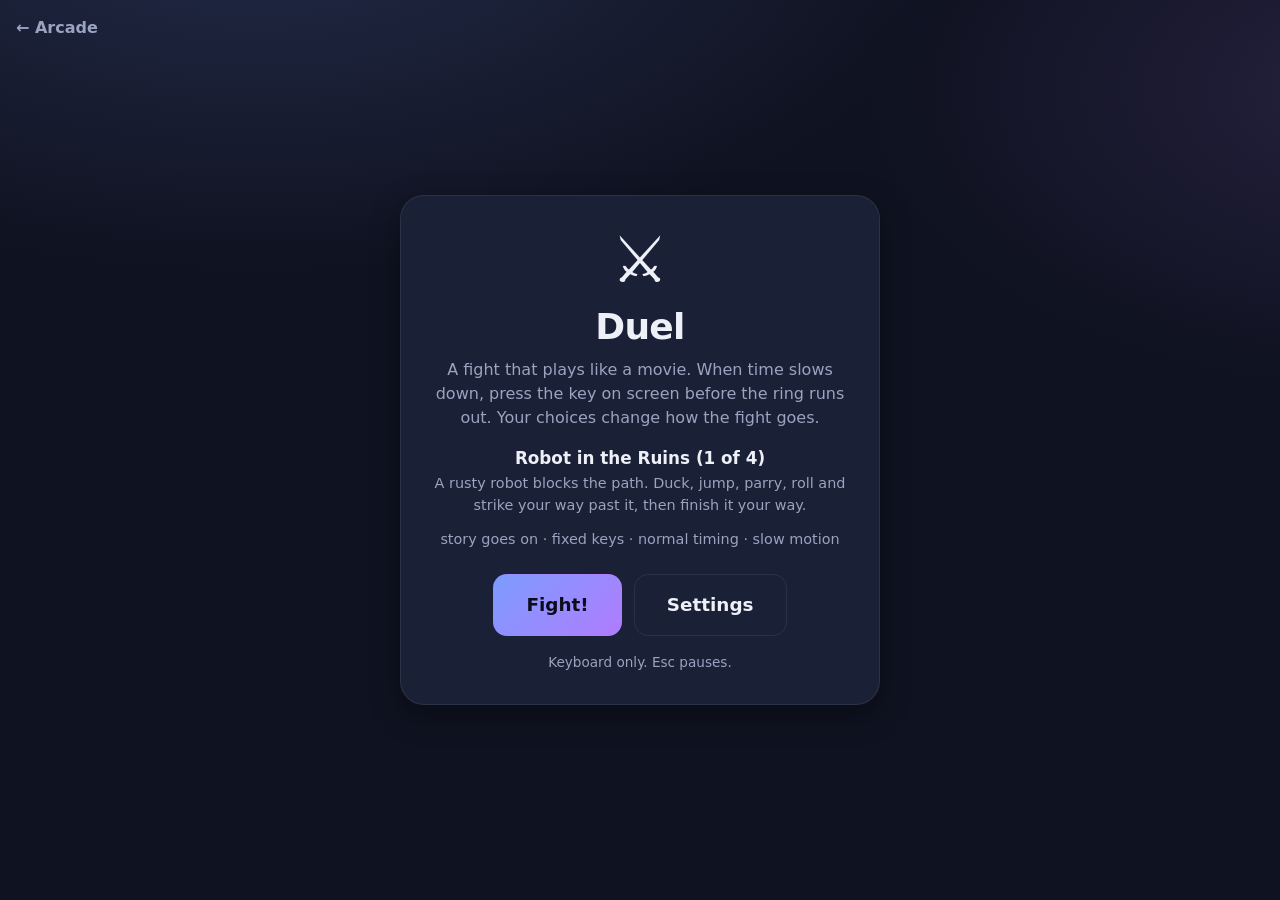
<file: games/duel/index.html>
<!doctype html>
<html lang="en">
<head>
  <meta charset="utf-8">
  <meta name="viewport" content="width=device-width, initial-scale=1, viewport-fit=cover">
  <meta name="theme-color" content="#0f1220">
  <meta name="description" content="Duel: a movie-style fight where you press the right key at the right moment.">
  <title>Duel · Arcade</title>
  <link rel="icon" href="data:image/svg+xml,<svg xmlns='http://www.w3.org/2000/svg' viewBox='0 0 100 100'><text y='.9em' font-size='90'>⚔️</text></svg>">
  <link rel="stylesheet" href="../../assets/css/site.css">
  <link rel="stylesheet" href="style.css">
</head>
<body class="game-page">
  <main class="game-shell">

    <!-- Menu -->
    <section class="screen screen-menu" id="screen-menu">
      <a class="back-link" href="../../">← Arcade</a>
      <div class="card menu-card">
        <div class="game-icon" aria-hidden="true">⚔️</div>
        <h1>Duel</h1>
        <p class="lede">A fight that plays like a movie. When time slows down, press the key on screen before the ring runs out. Your choices change how the fight goes.</p>
        <p class="fight-title" id="fight-title"></p>
        <p class="fight-blurb muted" id="fight-blurb"></p>
        <p class="config-summary" id="config-summary"></p>
        <div class="menu-actions">
          <button class="btn btn-primary btn-lg" id="btn-start" type="button">Fight!</button>
          <button class="btn btn-ghost btn-lg" id="btn-settings" type="button">Settings</button>
        </div>
        <p class="menu-note">Keyboard only. Esc pauses.</p>
      </div>
    </section>

    <!-- Game -->
    <section class="screen screen-game" id="screen-game" hidden>
      <header class="hud">
        <div class="hearts" id="hearts" aria-label="Hearts"></div>
        <div class="hud-stats">
          <span class="hud-stat good" title="Prompts hit"><span aria-hidden="true">✓</span> <b id="hud-hits">0</b></span>
          <span class="hud-stat bad" title="Prompts missed"><span aria-hidden="true">✗</span> <b id="hud-misses">0</b></span>
        </div>
        <button class="btn btn-ghost btn-sm" id="btn-quit" type="button">End</button>
      </header>
      <div class="stage" id="stage">
        <canvas id="scene" aria-label="Fight scene"></canvas>
        <div class="prompt" id="prompt" hidden>
          <div class="qte-kicker" id="prompt-kicker"></div>
          <div class="qte-keys" id="prompt-keys"></div>
          <div class="qte-label" id="prompt-label"></div>
          <div class="qte-sub" id="prompt-sub" hidden></div>
          <div class="qte-bar" id="prompt-bar" hidden><i id="prompt-bar-fill"></i></div>
        </div>
        <div class="miniboard" id="miniboard" hidden aria-hidden="true"></div>
        <p class="caption" id="caption"></p>
        <div class="overlay paused" id="paused" hidden>
          <div><strong>Paused</strong><span>Press Esc or click to resume</span></div>
        </div>
      </div>
    </section>

    <!-- Results -->
    <section class="screen screen-results" id="screen-results" hidden>
      <div class="card results-card">
        <p class="results-kicker" id="results-kicker">Victory!</p>
        <h2 class="results-headline" id="results-headline"></h2>
        <p class="results-meta muted" id="results-meta"></p>
        <p class="titles-heading">Your titles</p>
        <div class="titles" id="titles"></div>
        <div class="menu-actions">
          <button class="btn btn-primary btn-lg" id="btn-again" type="button">Fight again</button>
          <button class="btn btn-ghost" id="btn-settings-2" type="button">Settings</button>
          <a class="btn btn-ghost" href="../../">Arcade</a>
        </div>
      </div>
    </section>

  </main>

  <!-- Settings -->
  <dialog id="settings-dialog" aria-labelledby="settings-title">
    <form method="dialog" id="settings-form" class="dialog-body">
      <h2 id="settings-title">Settings</h2>

      <section class="group">
        <h3 class="group-title">Fight</h3>
        <label class="field">
          <span class="field-label">Scene</span>
          <select name="fight"></select>
        </label>
        <div class="field">
          <span class="field-label">When you miss a prompt</span>
          <label class="opt opt-check"><input type="radio" name="mistakes" value="story"><span class="opt-label"><strong>Story goes on</strong> <small>the miss costs a heart and the fight takes the other path</small></span></label>
          <label class="opt opt-check"><input type="radio" name="mistakes" value="retry"><span class="opt-label"><strong>Try again</strong> <small>the moment replays with a little more time</small></span></label>
          <label class="opt opt-check"><input type="radio" name="mistakes" value="practice"><span class="opt-label"><strong>Practice</strong> <small>no hearts; misses are counted but the story stays on track</small></span></label>
        </div>
      </section>

      <section class="group">
        <h3 class="group-title">Prompts</h3>
        <div class="field">
          <span class="field-label">Prompt keys</span>
          <label class="opt opt-check"><input type="radio" name="keySource" value="fixed"><span class="opt-label"><strong>Fixed per scene</strong> <small>the keys written into the fight</small></span></label>
          <label class="opt opt-check"><input type="radio" name="keySource" value="pool"><span class="opt-label"><strong>From the practice pool</strong> <small>drawn from the keys below</small></span></label>
        </div>
        <div class="nested" id="pool-options">
          <label class="opt opt-check"><input type="checkbox" name="keyLetters"><span class="opt-label">Letters</span></label>
          <label class="opt opt-check"><input type="checkbox" name="keyNumbers"><span class="opt-label">Numbers</span></label>
          <label class="opt opt-check"><input type="checkbox" name="keyPunctuation"><span class="opt-label">Punctuation</span></label>
          <label class="opt opt-text">
            <span class="opt-label">Custom keys (overrides the groups above)</span>
            <input type="text" name="keyPool" placeholder="e.g. asdfjkl;" maxlength="64" autocomplete="off" spellcheck="false" autocapitalize="off">
          </label>
        </div>
        <label class="field">
          <span class="field-label">Prompt timing</span>
          <select name="windowScale">
            <option value="1.6">Relaxed (60% more time)</option>
            <option value="1.25">Easy (25% more time)</option>
            <option value="1">Normal</option>
            <option value="0.75">Quick (25% less time)</option>
          </select>
        </label>
        <label class="field">
          <span class="field-label">Slow motion during prompts</span>
          <select name="slowmo">
            <option value="0.1">Dramatic</option>
            <option value="0.2">Normal</option>
            <option value="0.5">Light</option>
            <option value="1">Off</option>
          </select>
        </label>
        <label class="opt opt-check">
          <input type="checkbox" name="showBoard">
          <span class="opt-label">Show the keyboard with the key lit during prompts</span>
        </label>
        <label class="opt opt-check">
          <input type="checkbox" name="sound">
          <span class="opt-label">Sound effects (whooshes, clangs and thuds)</span>
        </label>
      </section>

      <menu>
        <button type="button" class="btn btn-ghost" id="btn-reset">Reset</button>
        <button type="submit" value="cancel" class="btn btn-ghost" formnovalidate>Cancel</button>
        <button type="submit" value="save" class="btn btn-primary">Save</button>
      </menu>
    </form>
  </dialog>

  <script type="module" src="main.js"></script>
</body>
</html>
</file>
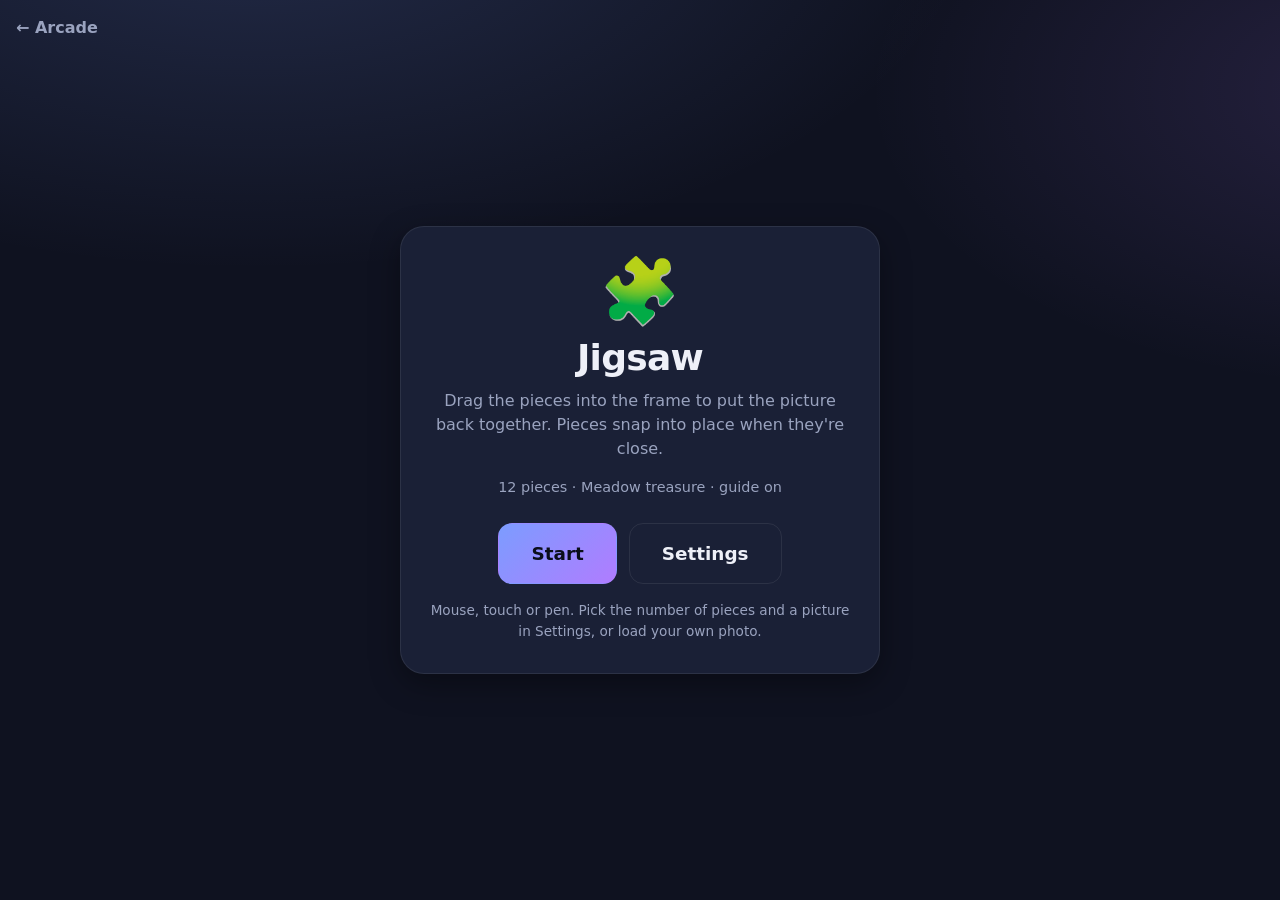
<file: games/jigsaw/index.html>
<!doctype html>
<html lang="en">
<head>
  <meta charset="utf-8">
  <meta name="viewport" content="width=device-width, initial-scale=1, viewport-fit=cover">
  <meta name="theme-color" content="#0f1220">
  <meta name="description" content="Jigsaw: drag the pieces into the frame to rebuild the picture.">
  <title>Jigsaw · Arcade</title>
  <link rel="icon" href="data:image/svg+xml,<svg xmlns='http://www.w3.org/2000/svg' viewBox='0 0 100 100'><text y='.9em' font-size='90'>🧩</text></svg>">
  <link rel="stylesheet" href="../../assets/css/site.css">
  <link rel="stylesheet" href="style.css">
</head>
<body class="game-page">
  <main class="game-shell">

    <!-- Menu -->
    <section class="screen screen-menu" id="screen-menu">
      <a class="back-link" href="../../">← Arcade</a>
      <div class="card menu-card">
        <div class="game-icon" aria-hidden="true">🧩</div>
        <h1>Jigsaw</h1>
        <p class="lede">Drag the pieces into the frame to put the picture back together. Pieces snap into place when they're close.</p>
        <p class="config-summary" id="config-summary"></p>
        <div class="menu-actions">
          <button class="btn btn-primary btn-lg" id="btn-start" type="button">Start</button>
          <button class="btn btn-ghost btn-lg" id="btn-settings" type="button">Settings</button>
        </div>
        <p class="menu-note">Mouse, touch or pen. Pick the number of pieces and a picture in Settings, or load your own photo.</p>
      </div>
    </section>

    <!-- Game -->
    <section class="screen screen-game" id="screen-game" hidden>
      <header class="hud">
        <div class="hud-time" id="hud-time" aria-label="Time">0:00</div>
        <div class="hud-stats">
          <span class="hud-stat good" title="Pieces placed"><span aria-hidden="true">🧩</span> <b id="hud-placed">0</b>/<b id="hud-total">12</b></span>
          <span class="hud-stat muted" title="Moves"><span aria-hidden="true">↔</span> <b id="hud-moves">0</b><span class="visually-hidden"> moves</span></span>
        </div>
        <button class="btn btn-ghost btn-sm" id="btn-peek" type="button" title="Hold to see the picture">Peek</button>
        <button class="btn btn-ghost btn-sm" id="btn-shuffle" type="button">Shuffle</button>
        <button class="btn btn-ghost btn-sm" id="btn-quit" type="button">End</button>
      </header>
      <div class="board" id="board">
        <canvas id="puzzle" aria-label="Puzzle board"></canvas>
        <div class="overlay done" id="done" hidden>
          <div class="card done-card">
            <p class="results-kicker">Puzzle complete!</p>
            <div class="accuracy"><span id="done-time">0:00</span><span class="accuracy-label">time</span></div>
            <p class="done-meta muted" id="done-meta"></p>
            <p class="titles-heading">Your titles</p>
            <div class="titles" id="titles"></div>
            <div class="menu-actions">
              <button class="btn btn-primary btn-lg" id="btn-again" type="button">Play again</button>
              <button class="btn btn-ghost" id="btn-settings-2" type="button">Settings</button>
              <a class="btn btn-ghost" href="../../">Arcade</a>
            </div>
          </div>
        </div>
      </div>
    </section>

  </main>

  <!-- Settings -->
  <dialog id="settings-dialog" aria-labelledby="settings-title">
    <form method="dialog" id="settings-form" class="dialog-body">
      <h2 id="settings-title">Settings</h2>

      <section class="group">
        <h3 class="group-title">Puzzle</h3>
        <label class="field">
          <span class="field-label">Number of pieces <output id="pieces-hint"></output></span>
          <input type="number" name="pieces" min="4" max="200" step="1" inputmode="numeric" required>
        </label>
        <label class="opt opt-check">
          <input type="checkbox" name="guide">
          <span class="opt-label">Show a faint copy of the picture in the frame</span>
        </label>
      </section>

      <section class="group">
        <h3 class="group-title">Picture</h3>
        <div class="picture-grid" id="picture-grid" role="radiogroup" aria-label="Picture"></div>
        <label class="field upload-field">
          <span class="field-label">Or load your own picture</span>
          <input type="file" name="upload" accept="image/*">
          <small class="muted" id="upload-name"></small>
        </label>
      </section>

      <menu>
        <button type="button" class="btn btn-ghost" id="btn-reset">Reset</button>
        <button type="submit" value="cancel" class="btn btn-ghost" formnovalidate>Cancel</button>
        <button type="submit" value="save" class="btn btn-primary">Save</button>
      </menu>
    </form>
  </dialog>

  <script type="module" src="main.js"></script>
</body>
</html>
</file>
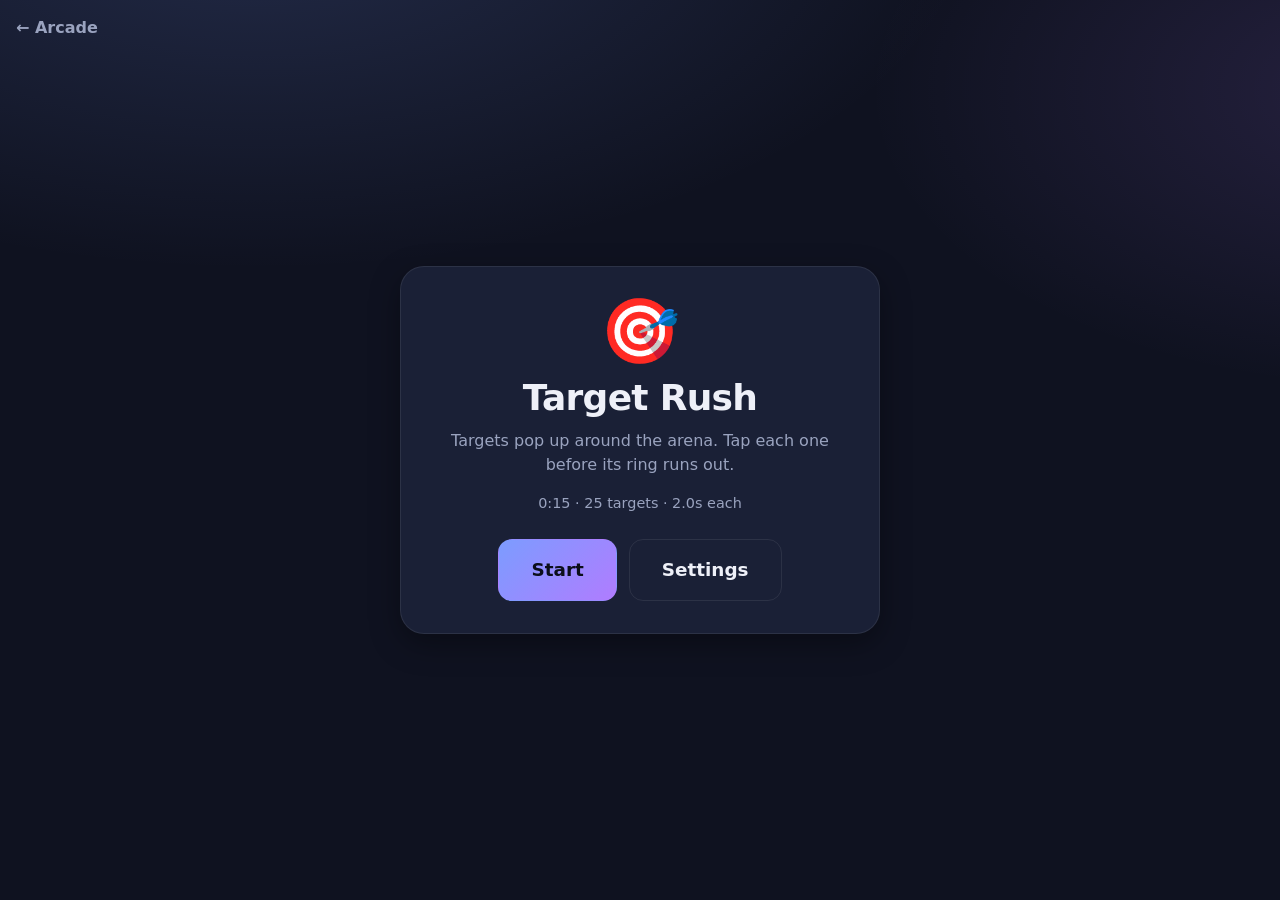
<file: games/target-rush/index.html>
<!doctype html>
<html lang="en">
<head>
  <meta charset="utf-8">
  <meta name="viewport" content="width=device-width, initial-scale=1, viewport-fit=cover">
  <meta name="theme-color" content="#0f1220">
  <meta name="description" content="Target Rush: tap the targets before their rings run out.">
  <title>Target Rush · Arcade</title>
  <link rel="icon" href="data:image/svg+xml,<svg xmlns='http://www.w3.org/2000/svg' viewBox='0 0 100 100'><text y='.9em' font-size='90'>🎯</text></svg>">
  <link rel="stylesheet" href="../../assets/css/site.css">
  <link rel="stylesheet" href="style.css">
</head>
<body class="game-page">
  <main class="game-shell">

    <!-- Menu -->
    <section class="screen screen-menu" id="screen-menu">
      <a class="back-link" href="../../">← Arcade</a>
      <div class="card menu-card">
        <div class="game-icon" aria-hidden="true">🎯</div>
        <h1>Target Rush</h1>
        <p class="lede">Targets pop up around the arena. Tap each one before its ring runs out.</p>
        <p class="config-summary" id="config-summary"></p>
        <div class="menu-actions">
          <button class="btn btn-primary btn-lg" id="btn-start" type="button">Start</button>
          <button class="btn btn-ghost btn-lg" id="btn-settings" type="button">Settings</button>
        </div>
      </div>
    </section>

    <!-- Game -->
    <section class="screen screen-game" id="screen-game" hidden>
      <header class="hud">
        <div class="hud-time" id="hud-time" aria-label="Time remaining">0:15</div>
        <div class="hud-stats">
          <span class="hud-stat good" title="Hit"><span aria-hidden="true">✓</span> <b id="hud-hits">0</b><span class="visually-hidden"> hit</span></span>
          <span class="hud-stat bad" title="Missed"><span aria-hidden="true">✗</span> <b id="hud-misses">0</b><span class="visually-hidden"> missed</span></span>
          <span class="hud-stat muted" title="Targets shown"><span aria-hidden="true">◎</span> <b id="hud-spawned">0</b>/<b id="hud-total">25</b></span>
        </div>
        <button class="btn btn-ghost btn-sm" id="btn-quit" type="button">End</button>
      </header>
      <div class="arena" id="arena">
        <svg class="paths" id="paths" viewBox="0 0 100 100" preserveAspectRatio="none" aria-hidden="true"></svg>
        <div class="overlay countdown" id="countdown" hidden>
          <span class="countdown-value" id="countdown-value">3</span>
          <span class="countdown-hint" id="countdown-hint" hidden></span>
        </div>
        <div class="overlay paused" id="paused" hidden>
          <div><strong>Paused</strong><span>Tap or press Esc to resume</span></div>
        </div>
      </div>
    </section>

    <!-- Results -->
    <section class="screen screen-results" id="screen-results" hidden>
      <div class="card results-card">
        <p class="results-kicker" id="results-kicker">Time's up!</p>
        <div class="accuracy">
          <span id="res-accuracy">0</span><small>%</small>
          <span class="accuracy-label">accuracy</span>
        </div>
        <p class="titles-heading">Your titles</p>
        <div class="titles" id="titles"></div>
        <dl class="results-grid">
          <div><dt>Hit</dt><dd class="good" id="res-hits">0</dd></div>
          <div><dt>Missed</dt><dd class="bad" id="res-misses">0</dd></div>
          <div><dt>Targets</dt><dd id="res-spawned">0/0</dd></div>
          <div><dt>Avg reaction</dt><dd id="res-reaction">—</dd></div>
          <div><dt>Best streak</dt><dd id="res-streak">0</dd></div>
          <div><dt>Stray taps</dt><dd id="res-whiffs">0</dd></div>
        </dl>
        <div class="menu-actions">
          <button class="btn btn-primary btn-lg" id="btn-again" type="button">Play again</button>
          <button class="btn btn-ghost" id="btn-settings-2" type="button">Settings</button>
          <a class="btn btn-ghost" href="../../">Arcade</a>
        </div>
      </div>
    </section>

  </main>

  <!-- Settings (rendered by shared/ui/settings-dialog.js) -->
  <dialog id="settings-dialog" aria-labelledby="settings-title"></dialog>

  <script type="module" src="main.js"></script>
</body>
</html>
</file>
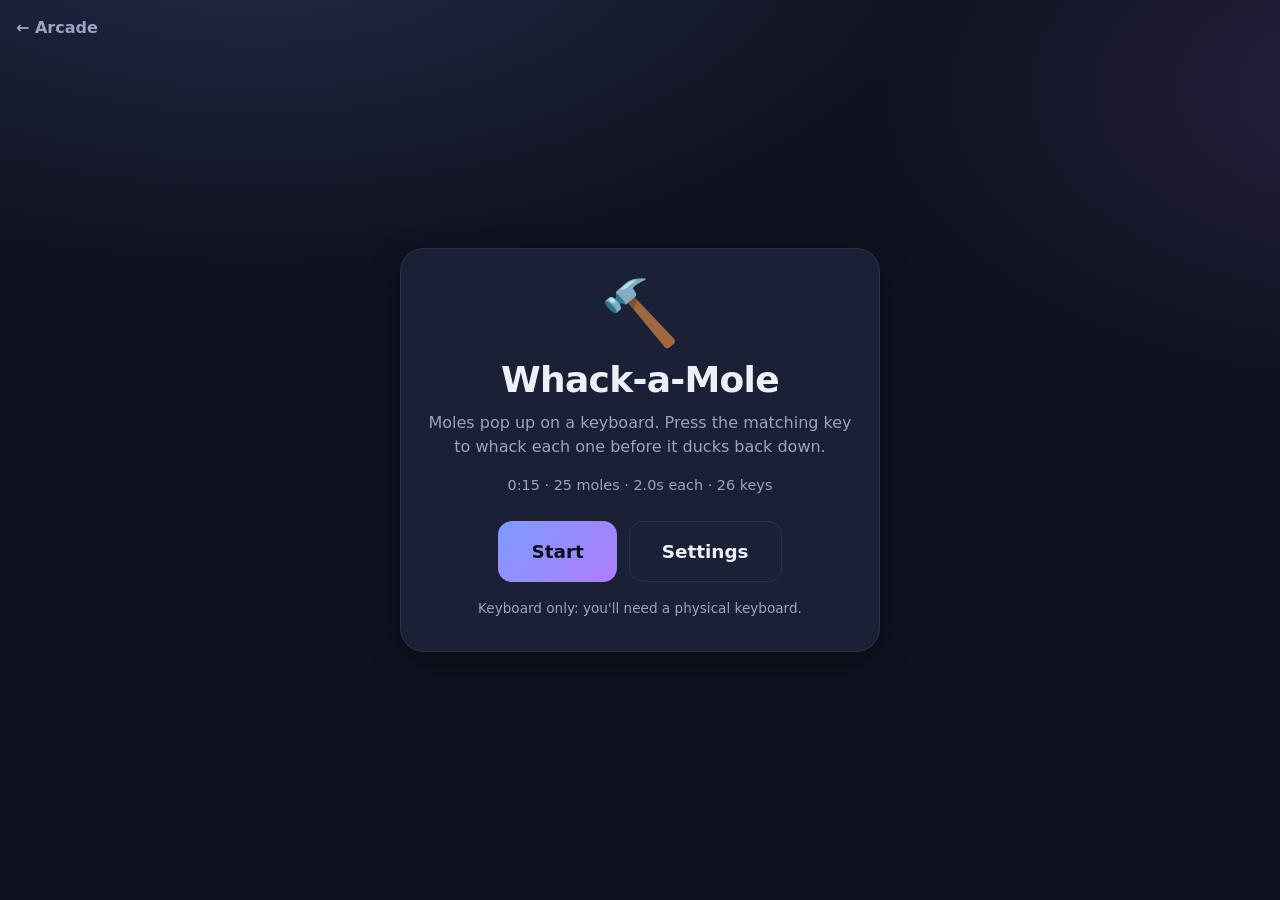
<file: games/whack-a-mole/index.html>
<!doctype html>
<html lang="en">
<head>
  <meta charset="utf-8">
  <meta name="viewport" content="width=device-width, initial-scale=1, viewport-fit=cover">
  <meta name="theme-color" content="#0f1220">
  <meta name="description" content="Whack-a-Mole: moles pop up on a keyboard; press the matching key to whack them.">
  <title>Whack-a-Mole · Arcade</title>
  <link rel="icon" href="data:image/svg+xml,<svg xmlns='http://www.w3.org/2000/svg' viewBox='0 0 100 100'><text y='.9em' font-size='90'>🔨</text></svg>">
  <link rel="stylesheet" href="../../assets/css/site.css">
  <link rel="stylesheet" href="style.css">
</head>
<body class="game-page">
  <main class="game-shell">

    <!-- Menu -->
    <section class="screen screen-menu" id="screen-menu">
      <a class="back-link" href="../../">← Arcade</a>
      <div class="card menu-card">
        <div class="game-icon" aria-hidden="true">🔨</div>
        <h1>Whack-a-Mole</h1>
        <p class="lede">Moles pop up on a keyboard. Press the matching key to whack each one before it ducks back down.</p>
        <p class="config-summary" id="config-summary"></p>
        <div class="menu-actions">
          <button class="btn btn-primary btn-lg" id="btn-start" type="button">Start</button>
          <button class="btn btn-ghost btn-lg" id="btn-settings" type="button">Settings</button>
        </div>
        <p class="menu-note">Keyboard only: you'll need a physical keyboard.</p>
      </div>
    </section>

    <!-- Game -->
    <section class="screen screen-game" id="screen-game" hidden>
      <header class="hud">
        <div class="hud-time" id="hud-time" aria-label="Time remaining">0:15</div>
        <div class="hud-stats">
          <span class="hud-stat good" title="Whacked"><span aria-hidden="true">✓</span> <b id="hud-hits">0</b><span class="visually-hidden"> whacked</span></span>
          <span class="hud-stat bad" title="Missed"><span aria-hidden="true">✗</span> <b id="hud-misses">0</b><span class="visually-hidden"> missed</span></span>
          <span class="hud-stat muted" title="Moles shown"><span aria-hidden="true">◎</span> <b id="hud-spawned">0</b>/<b id="hud-total">25</b></span>
        </div>
        <button class="btn btn-ghost btn-sm" id="btn-quit" type="button">End</button>
      </header>
      <div class="board" id="board">
        <div class="keys" id="keys" aria-hidden="true"></div>
        <div class="overlay countdown" id="countdown" hidden>
          <span class="countdown-value" id="countdown-value">3</span>
          <span class="countdown-hint">Press the key under each mole</span>
        </div>
        <div class="overlay paused" id="paused" hidden>
          <div><strong>Paused</strong><span>Press Esc or click to resume</span></div>
        </div>
      </div>
    </section>

    <!-- Results -->
    <section class="screen screen-results" id="screen-results" hidden>
      <div class="card results-card">
        <p class="results-kicker" id="results-kicker">Time's up!</p>
        <div class="accuracy">
          <span id="res-accuracy">0</span><small>%</small>
          <span class="accuracy-label">accuracy</span>
        </div>
        <p class="titles-heading">Your titles</p>
        <div class="titles" id="titles"></div>
        <dl class="results-grid">
          <div><dt>Whacked</dt><dd class="good" id="res-hits">0</dd></div>
          <div><dt>Missed</dt><dd class="bad" id="res-misses">0</dd></div>
          <div><dt>Moles</dt><dd id="res-spawned">0/0</dd></div>
          <div><dt>Avg reaction</dt><dd id="res-reaction">—</dd></div>
          <div><dt>Best streak</dt><dd id="res-streak">0</dd></div>
          <div><dt>Stray presses</dt><dd id="res-whiffs">0</dd></div>
        </dl>
        <div class="menu-actions">
          <button class="btn btn-primary btn-lg" id="btn-again" type="button">Play again</button>
          <button class="btn btn-ghost" id="btn-settings-2" type="button">Settings</button>
          <a class="btn btn-ghost" href="../../">Arcade</a>
        </div>
      </div>
    </section>

  </main>

  <!-- Settings (rendered by shared/ui/settings-dialog.js) -->
  <dialog id="settings-dialog" aria-labelledby="settings-title"></dialog>

  <script type="module" src="main.js"></script>
</body>
</html>
</file>
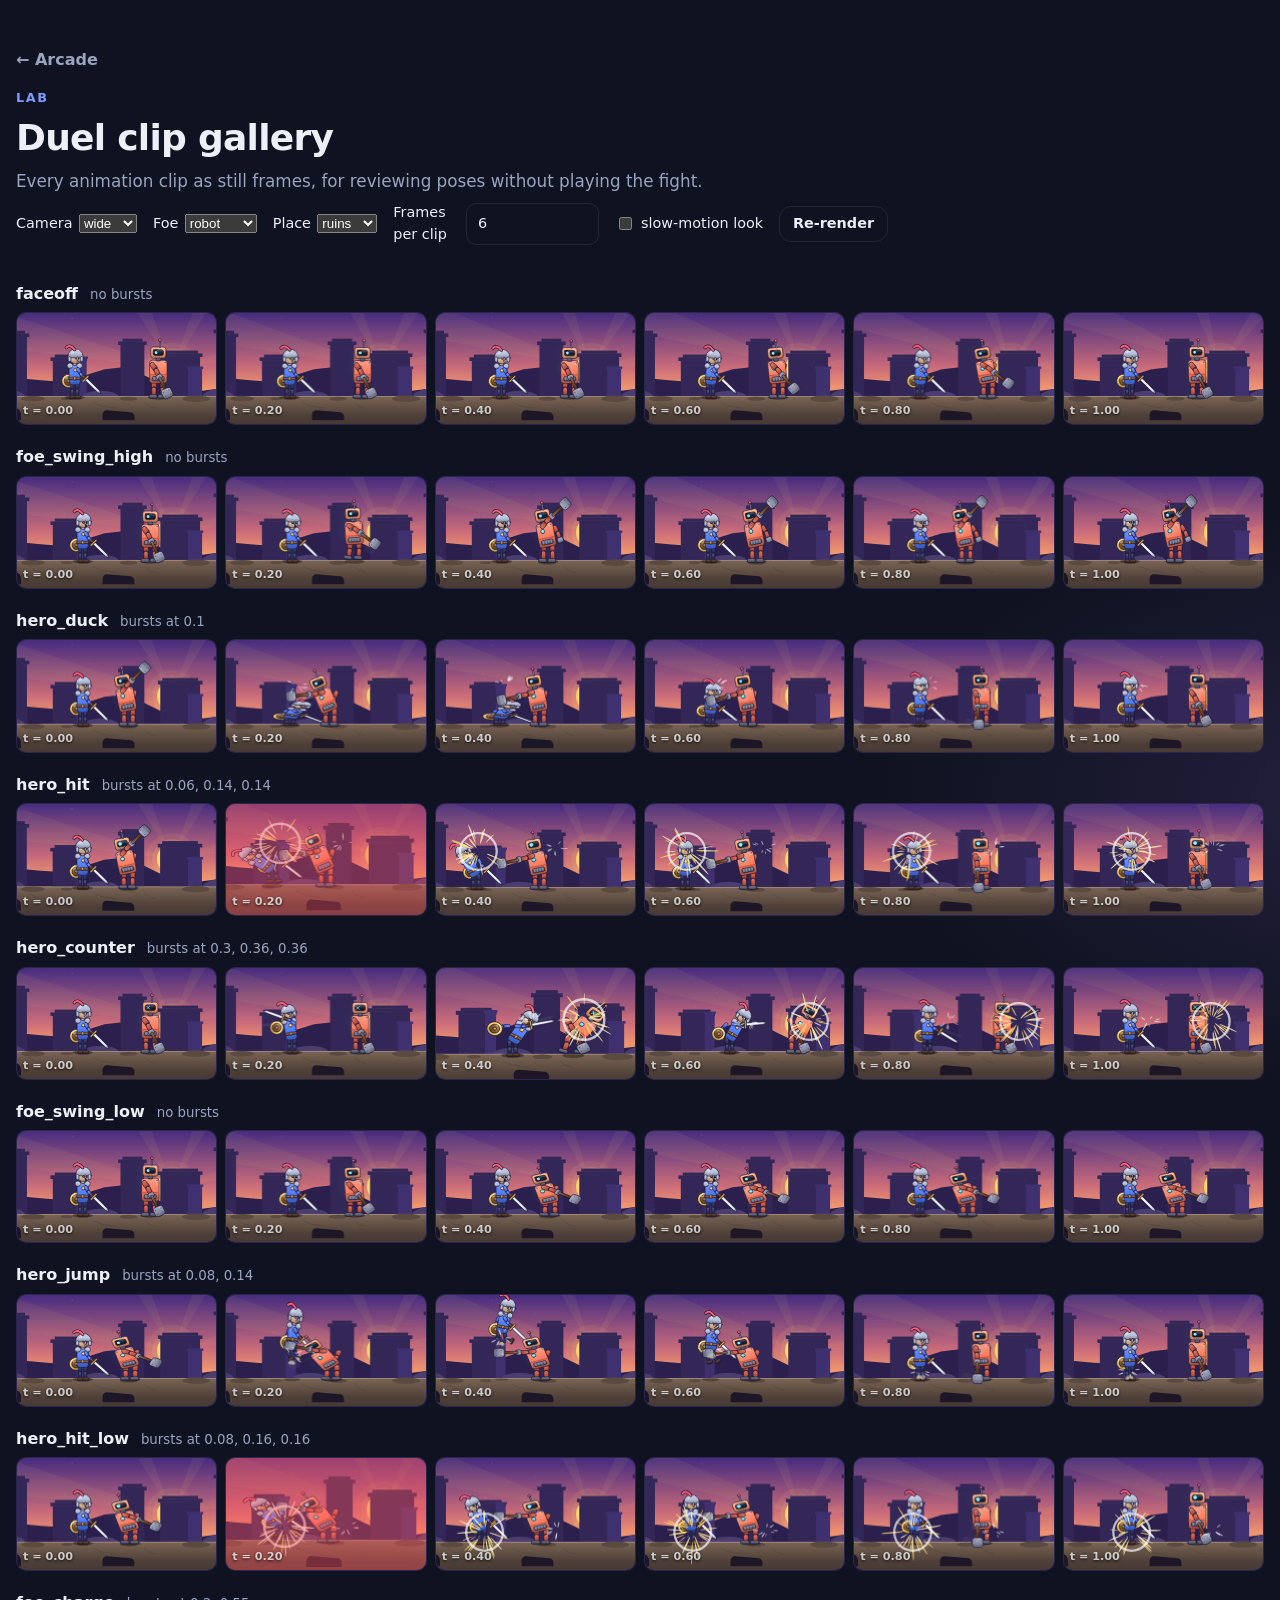
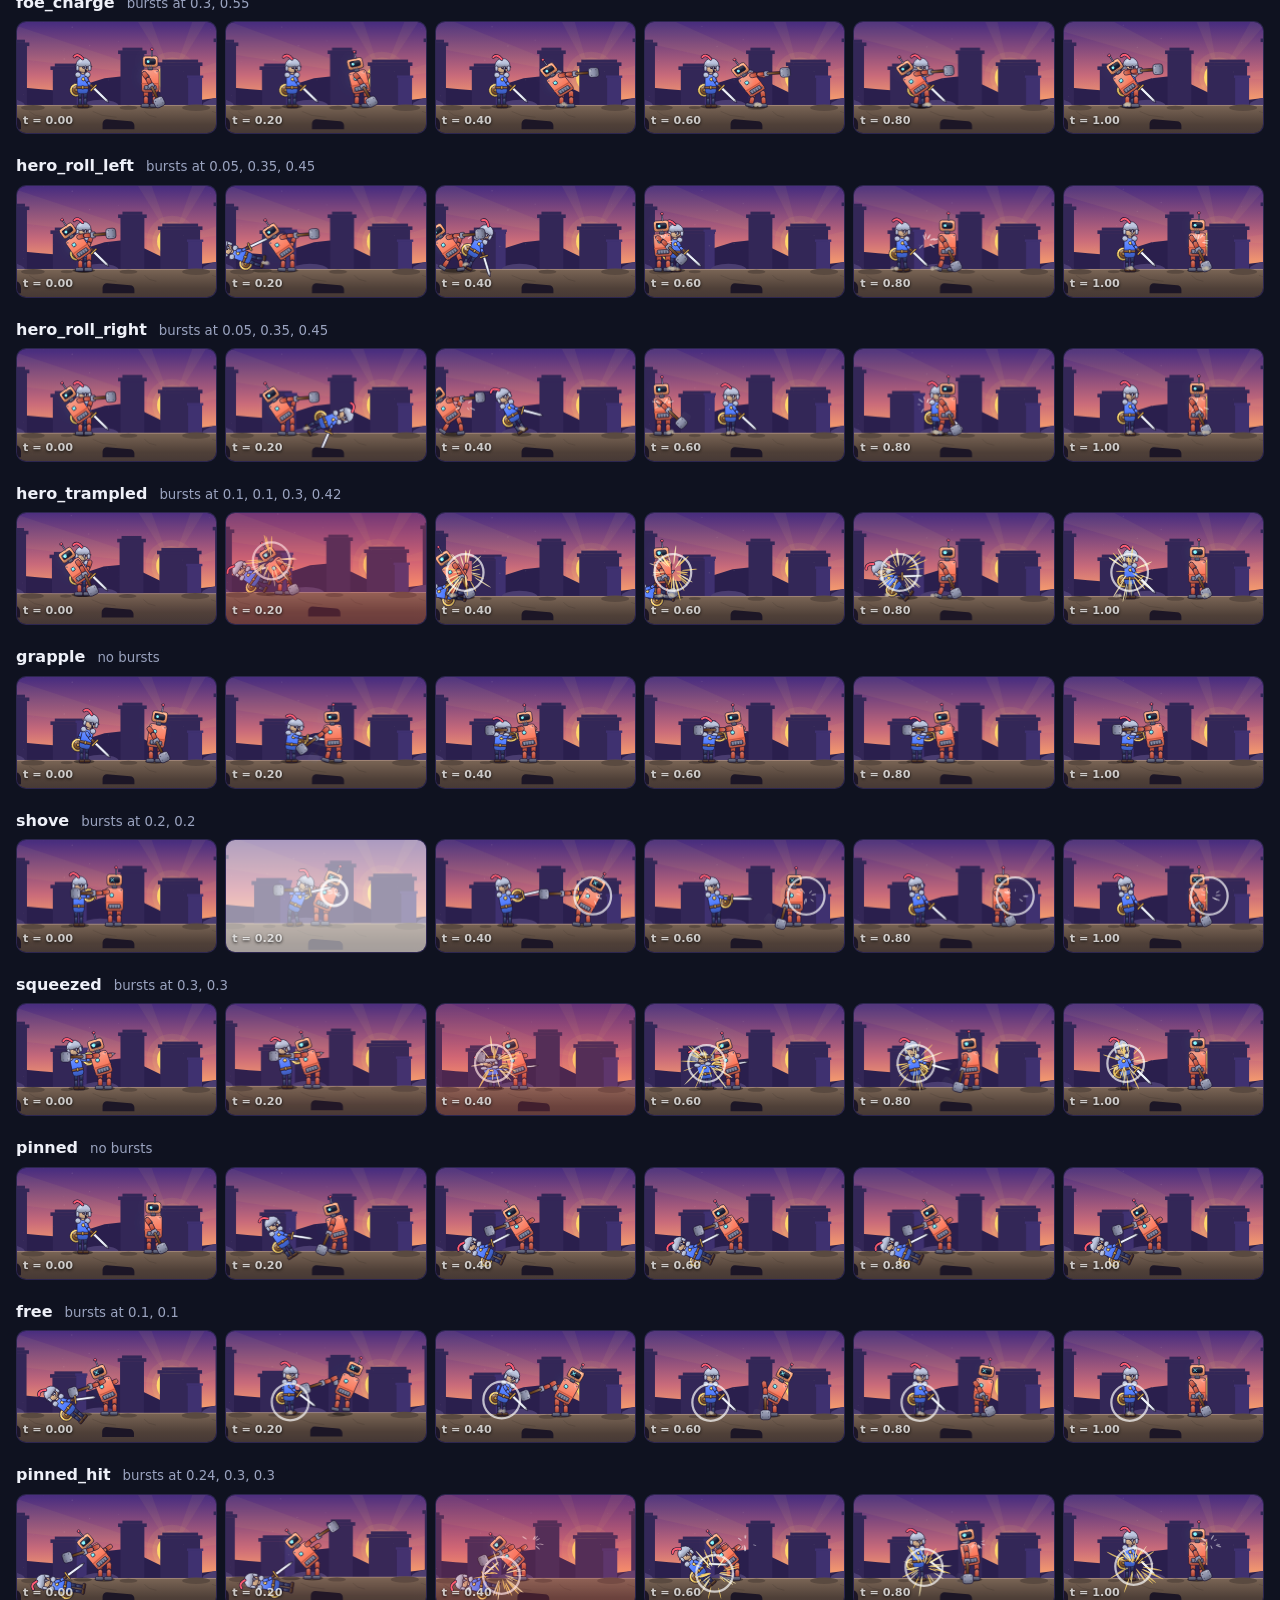
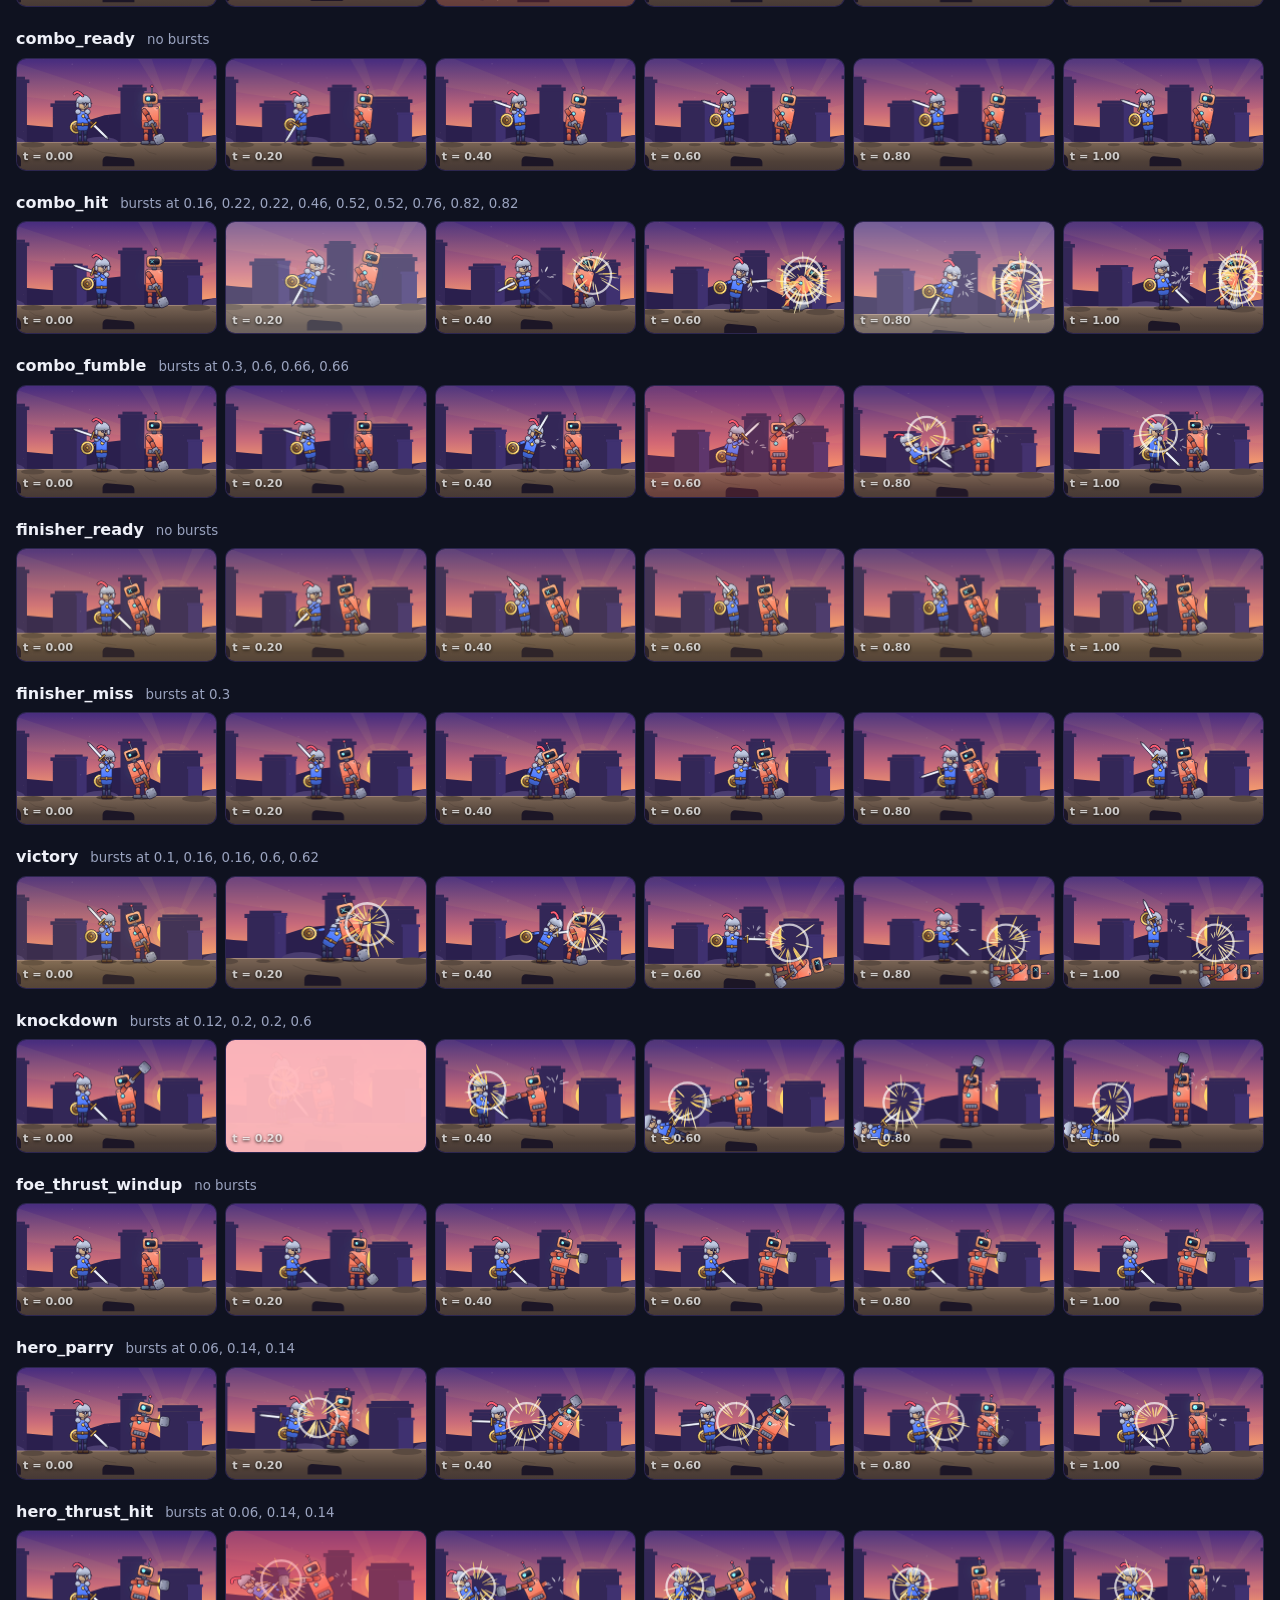
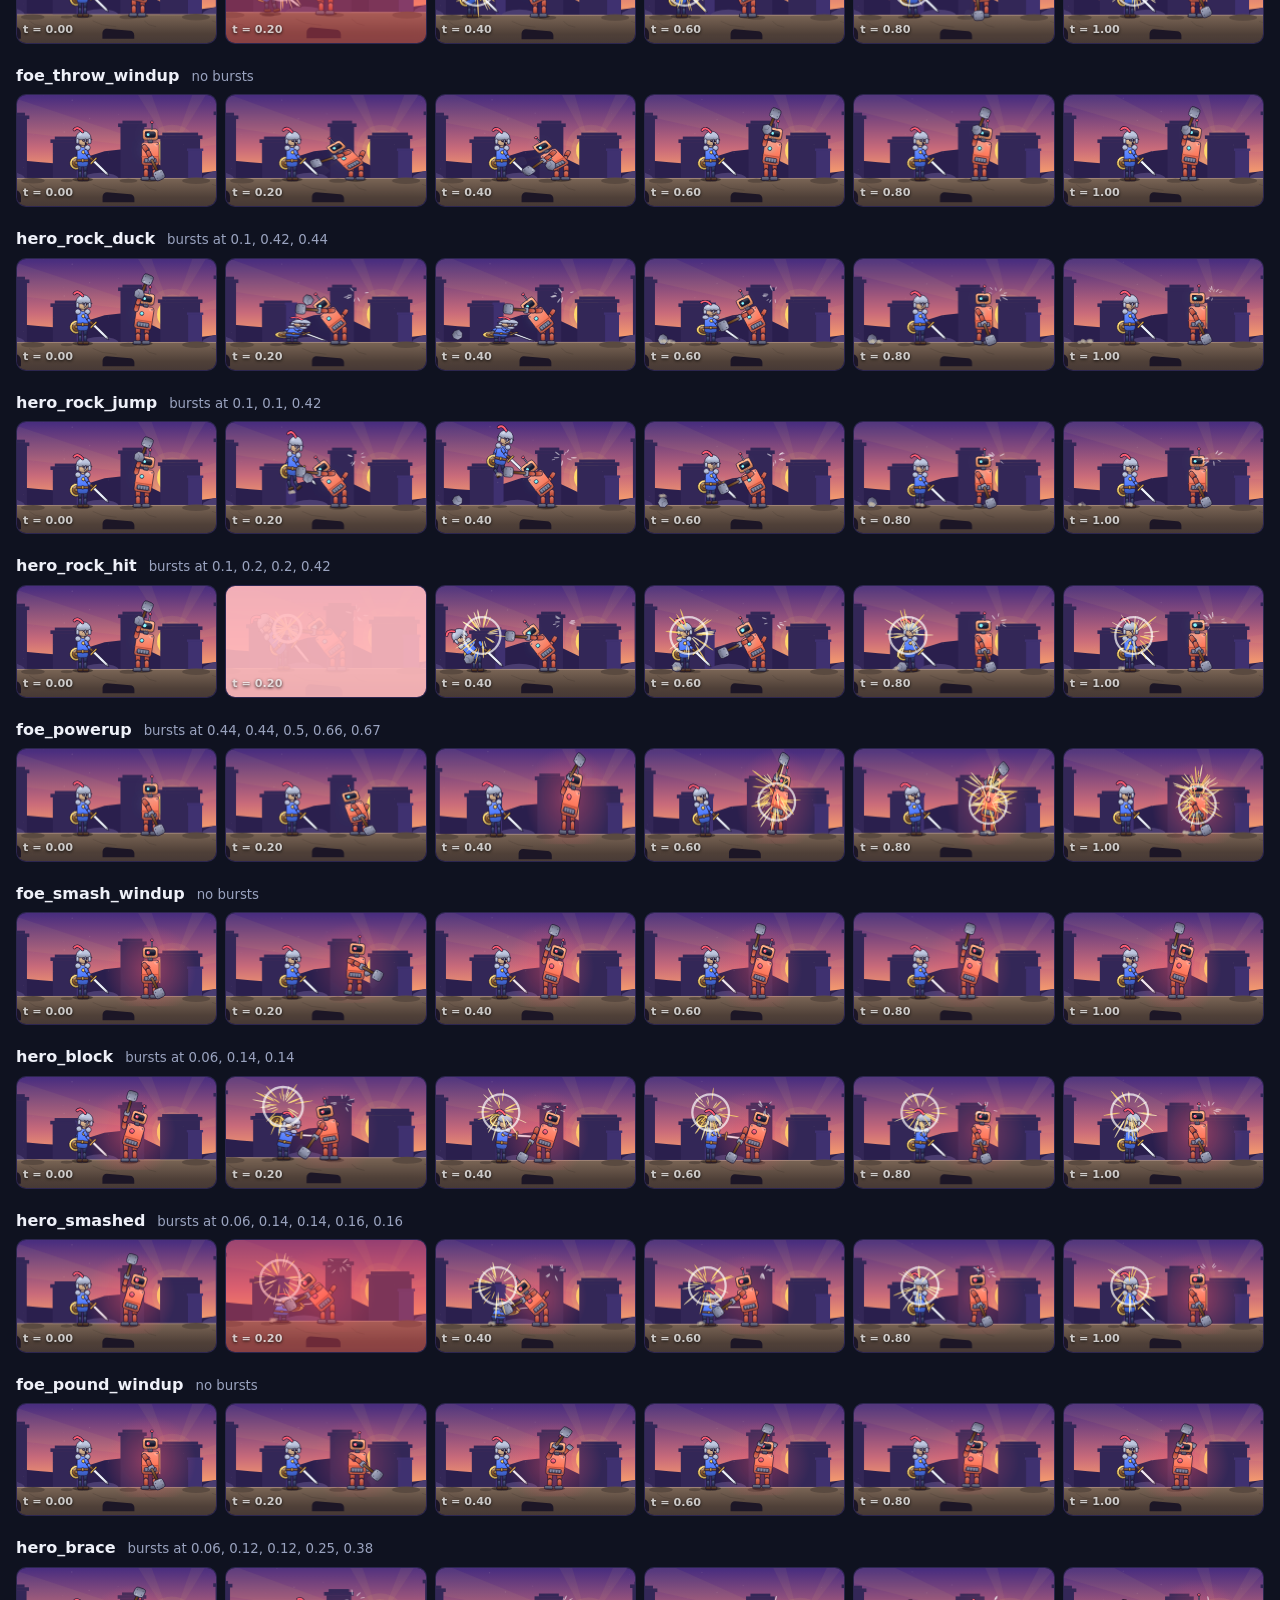
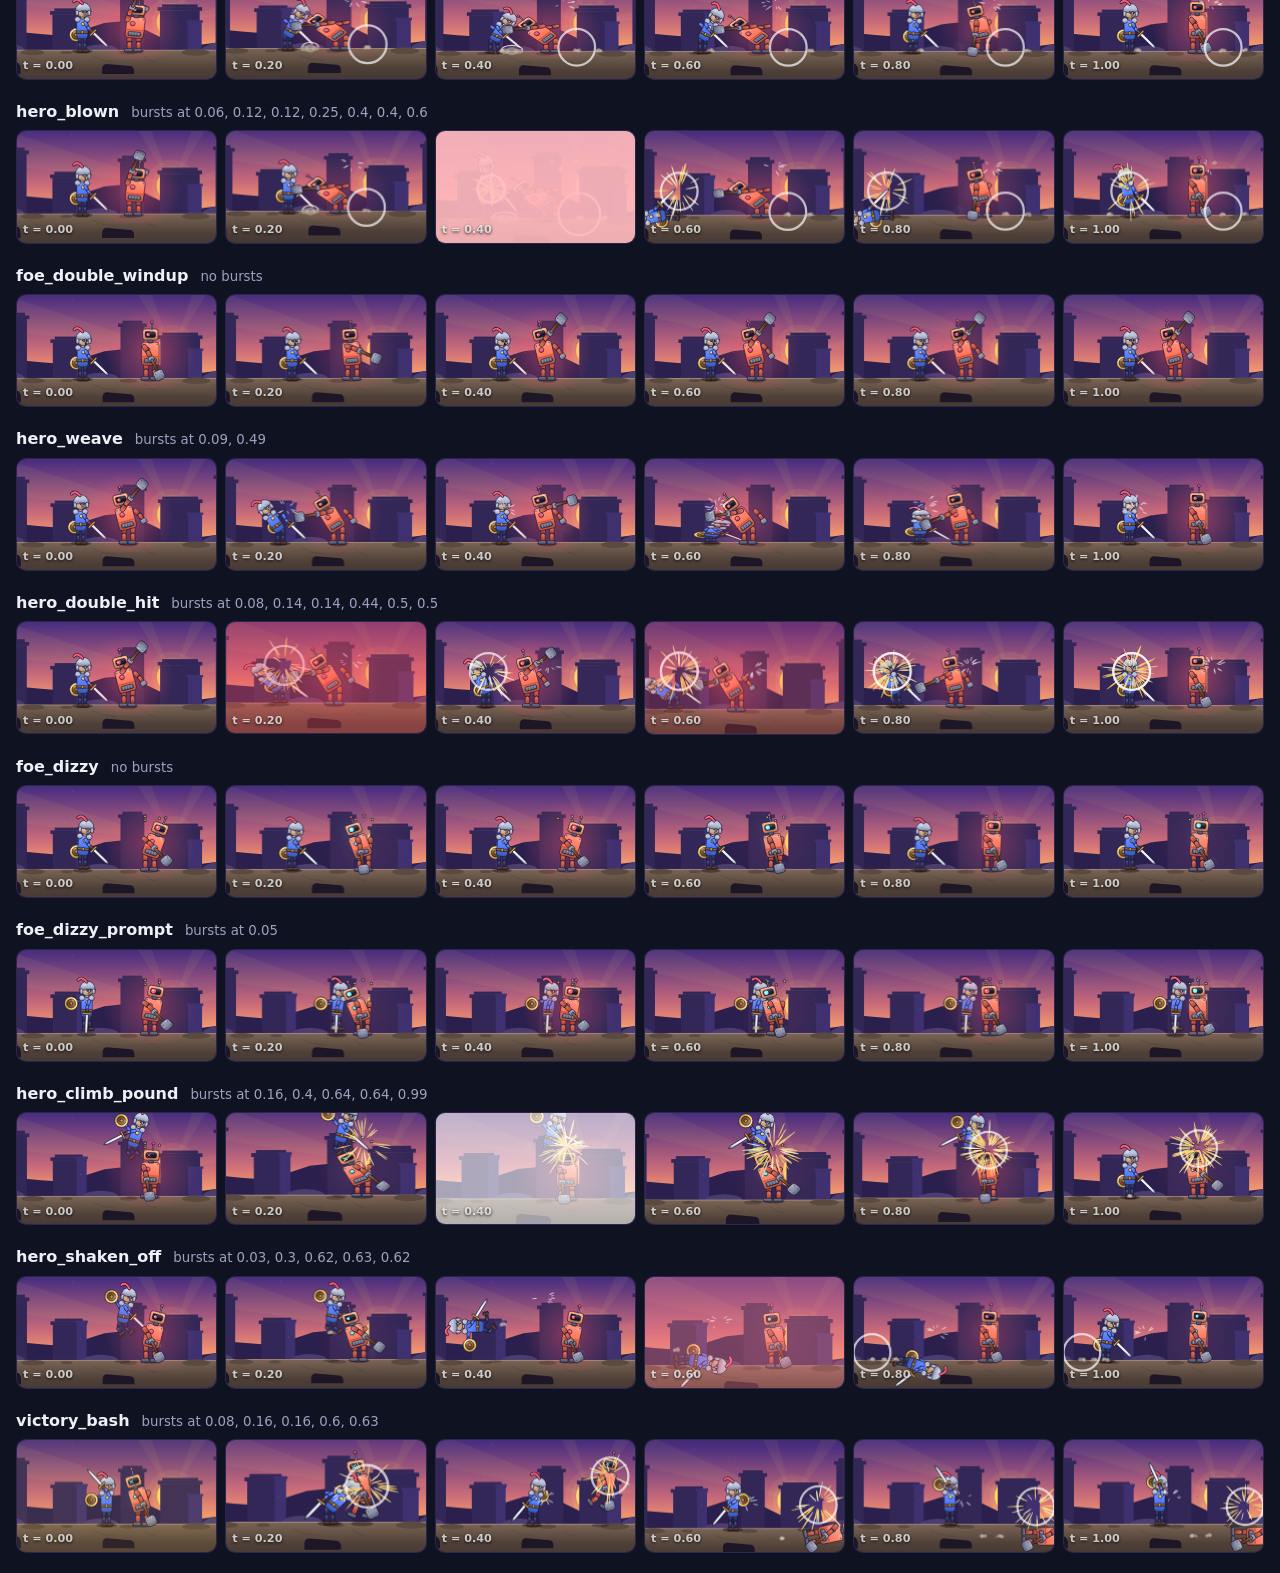
<file: lab/duel-clips/index.html>
<!doctype html>
<html lang="en">
<head>
  <meta charset="utf-8">
  <meta name="viewport" content="width=device-width, initial-scale=1">
  <meta name="theme-color" content="#0f1220">
  <title>Duel clip gallery · Arcade Lab</title>
  <link rel="icon" href="data:image/svg+xml,<svg xmlns='http://www.w3.org/2000/svg' viewBox='0 0 100 100'><text y='.9em' font-size='90'>🎬</text></svg>">
  <link rel="stylesheet" href="../../assets/css/site.css">
  <style>
    .lab-wrap { width: min(1400px, 100% - 2rem); margin-inline: auto; }
    .lab-header { padding: clamp(1.5rem, 4vw, 3rem) 0 1rem; }
    .lab-header h1 { margin: 0.25rem 0; font-size: clamp(1.6rem, 4vw, 2.25rem); letter-spacing: -0.02em; }
    .lab-kicker { margin: 0; font-size: 0.8rem; font-weight: 700; letter-spacing: 0.12em; text-transform: uppercase; color: var(--accent); }
    .back-inline { color: var(--muted); font-weight: 600; text-decoration: none; }
    .controls { display: flex; flex-wrap: wrap; gap: 1rem; align-items: center; margin: 0.5rem 0 1.25rem; font-size: 0.9rem; }
    .controls label { display: flex; gap: 0.4rem; align-items: center; }
    .clip { margin: 0 0 1.25rem; }
    .clip h2 { margin: 0 0 0.4rem; font-size: 1rem; display: flex; gap: 0.75rem; align-items: baseline; }
    .clip h2 small { color: var(--muted); font-weight: 500; }
    .frames { display: grid; grid-template-columns: repeat(auto-fit, minmax(180px, 1fr)); gap: 0.5rem; }
    .frame { position: relative; aspect-ratio: 16 / 9; border-radius: 10px; overflow: hidden; border: 1px solid var(--border); background: #1a1440; }
    .frame canvas { position: absolute; inset: 0; width: 100%; height: 100%; display: block; }
    .frame span { position: absolute; left: 6px; bottom: 4px; font-size: 0.7rem; font-weight: 700; color: rgba(255,255,255,0.75); text-shadow: 0 1px 3px rgba(0,0,0,0.8); }
  </style>
</head>
<body>
  <header class="lab-header">
    <div class="lab-wrap">
      <a class="back-inline" href="../../">← Arcade</a>
      <p class="lab-kicker" style="margin-top:1rem">Lab</p>
      <h1>Duel clip gallery</h1>
      <p class="tagline">Every animation clip as still frames, for reviewing poses without playing the fight.</p>
      <div class="controls">
        <label>Camera
          <select id="camera"><option value="wide">wide</option><option value="action">action</option><option value="close">close</option><option value="hero">hero</option><option value="foe">foe</option></select>
        </label>
        <label>Foe
          <select id="foe"><option value="robot">robot</option><option value="ogre">ogre</option><option value="skeleton">skeleton</option><option value="dragon">dragon</option></select>
        </label>
        <label>Place
          <select id="theme"><option value="ruins">ruins</option><option value="bridge">bridge</option><option value="crypt">crypt</option><option value="peak">peak</option></select>
        </label>
        <label>Frames per clip <input id="frames" type="number" min="2" max="12" value="6"></label>
        <label><input id="slow" type="checkbox"> slow-motion look</label>
        <button class="btn btn-ghost btn-sm" id="rerender" type="button">Re-render</button>
      </div>
    </div>
  </header>
  <main class="lab-wrap" id="gallery"></main>

  <script type="module">
    import { CLIPS } from '../../games/duel/clips.js';
    import { Scene } from '../../games/duel/scene.js';

    const gallery = document.getElementById('gallery');
    const camera = document.getElementById('camera');
    const framesInput = document.getElementById('frames');
    const slow = document.getElementById('slow');
    const foe = document.getElementById('foe');
    const theme = document.getElementById('theme');
    const PROJECTILE = { robot: 'rock', ogre: 'boulder', skeleton: 'bone', dragon: 'fireball' };

    function build() {
      gallery.replaceChildren();
      const count = Math.max(2, Math.min(12, Number(framesInput.value) || 6));
      for (const [name, clip] of Object.entries(CLIPS)) {
        const section = document.createElement('section');
        section.className = 'clip';
        const h = document.createElement('h2');
        h.textContent = name;
        const small = document.createElement('small');
        small.textContent = clip.bursts?.length ? `bursts at ${clip.bursts.map((b) => b.at).join(', ')}` : 'no bursts';
        h.append(small);
        const frames = document.createElement('div');
        frames.className = 'frames';
        for (let i = 0; i < count; i++) {
          const t = count === 1 ? 0 : i / (count - 1);
          const frame = document.createElement('div');
          frame.className = 'frame';
          const canvas = document.createElement('canvas');
          const label = document.createElement('span');
          label.textContent = `t = ${t.toFixed(2)}`;
          frame.append(canvas, label);
          frames.append(frame);
          const scene = new Scene(canvas);
          // Two renders: the first primes velocities so stepping legs and trails show.
          const render = (tt) => scene.render({ foe: foe.value, theme: theme.value, projectile: PROJECTILE[foe.value], clip: name, t: tt, beatKey: name, camera: camera.value, timeScale: slow.checked ? 0.2 : 1, progress: 0.5, sceneTime: 4000 + tt * 1500, dtScene: 40, dtReal: 40, snapCamera: true });
          requestAnimationFrame(() => { render(Math.max(0, t - 0.03)); render(t); });
          frame.dataset.render = '1';
          canvas.__render = () => { render(Math.max(0, t - 0.03)); render(t); };
        }
        section.append(h, frames);
        gallery.append(section);
      }
    }
    document.getElementById('rerender').addEventListener('click', build);
    camera.addEventListener('change', build);
    slow.addEventListener('change', build);
    foe.addEventListener('change', build);
    theme.addEventListener('change', build);
    build();
    window.__renderAll = () => { for (const c of document.querySelectorAll('.frame canvas')) c.__render?.(); };
  </script>
</body>
</html>
</file>
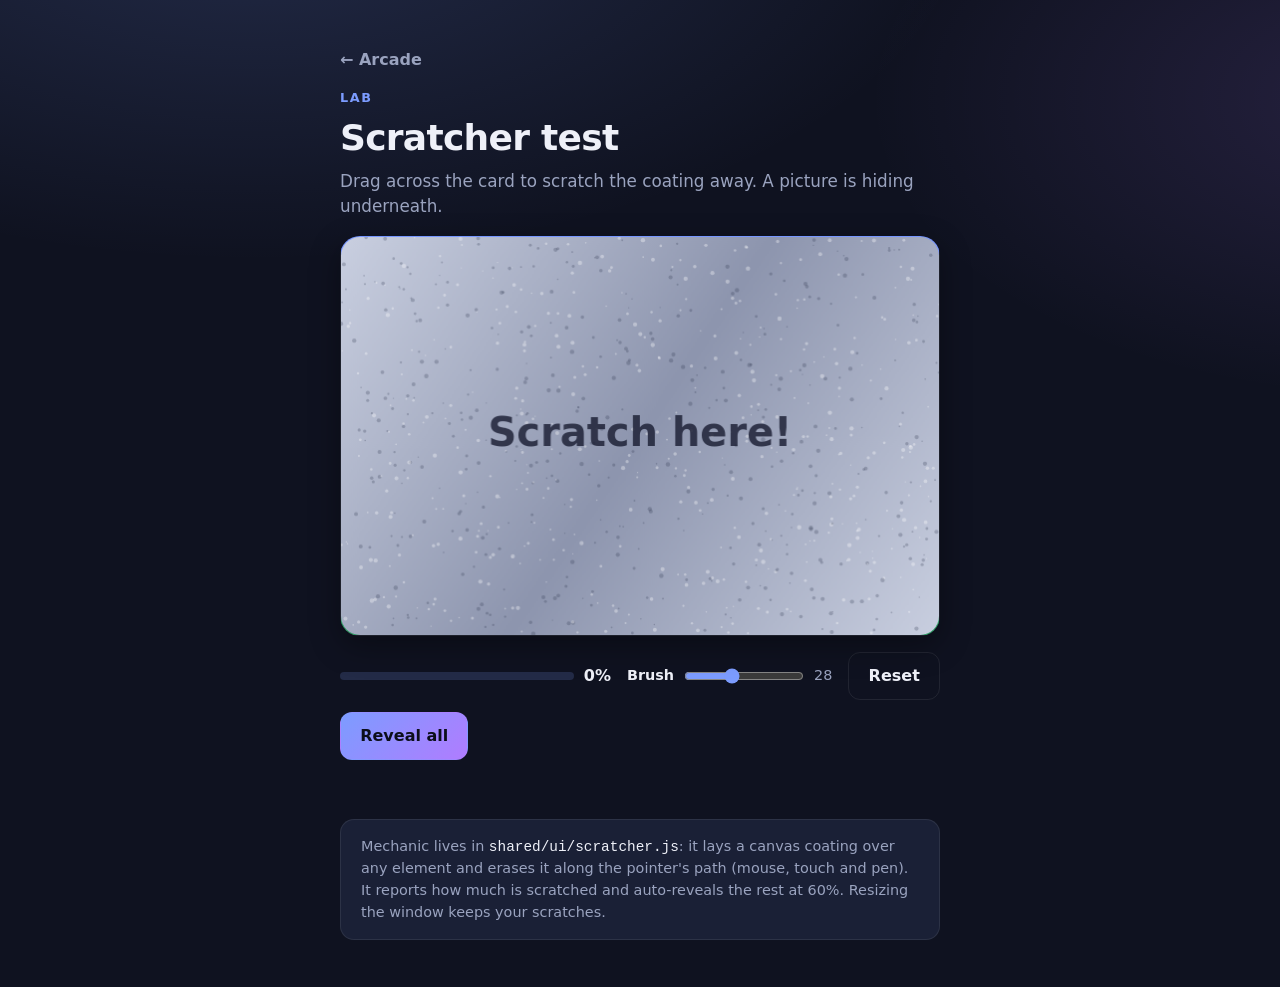
<file: lab/scratcher/index.html>
<!doctype html>
<html lang="en">
<head>
  <meta charset="utf-8">
  <meta name="viewport" content="width=device-width, initial-scale=1, viewport-fit=cover">
  <meta name="theme-color" content="#0f1220">
  <title>Scratcher test · Arcade Lab</title>
  <link rel="icon" href="data:image/svg+xml,<svg xmlns='http://www.w3.org/2000/svg' viewBox='0 0 100 100'><text y='.9em' font-size='90'>🪙</text></svg>">
  <link rel="stylesheet" href="../../assets/css/site.css">
  <style>
    .lab-wrap { width: min(600px, 100% - 2rem); margin-inline: auto; }
    .lab-header { padding: clamp(1.5rem, 5vw, 3rem) 0 1rem; }
    .lab-header h1 { margin: 0.25rem 0 0.25rem; font-size: clamp(1.6rem, 5vw, 2.25rem); letter-spacing: -0.02em; }
    .lab-kicker { margin: 0; font-size: 0.8rem; font-weight: 700; letter-spacing: 0.12em; text-transform: uppercase; color: var(--accent); }
    .back-inline { color: var(--muted); font-weight: 600; text-decoration: none; }
    .back-inline:hover { color: var(--text); }

    .scratch-card {
      position: relative;
      aspect-ratio: 3 / 2;
      border-radius: 20px;
      overflow: hidden;
      border: 1px solid var(--border);
      box-shadow: var(--shadow);
      background: #0b0e1a center / cover no-repeat; /* the hidden picture is set from the script */
    }
    .controls { display: flex; flex-wrap: wrap; align-items: center; gap: 0.75rem 1rem; margin-top: 1rem; }
    .progress { flex: 1 1 180px; display: flex; align-items: center; gap: 0.6rem; font-variant-numeric: tabular-nums; font-weight: 700; }
    .progress-bar { flex: 1; height: 8px; border-radius: 999px; background: var(--surface-2); overflow: hidden; }
    .progress-bar i { display: block; height: 100%; width: 0; background: linear-gradient(90deg, var(--accent), var(--accent-2)); transition: width 0.15s ease; }
    .brush { display: flex; align-items: center; gap: 0.5rem; font-size: 0.9rem; font-weight: 600; }
    .brush input { width: 120px; accent-color: var(--accent); }
    .brush output { min-width: 2ch; color: var(--muted); font-weight: 500; }
    .status { margin: 0.75rem 0 0; min-height: 1.4em; font-weight: 700; color: var(--good); }
    .lab-notes { margin: 1.5rem 0 3rem; padding: 1rem 1.25rem; border: 1px solid var(--border); border-radius: 14px; background: var(--surface); color: var(--muted); font-size: 0.9rem; }
    .lab-notes code { color: var(--text); }
  </style>
</head>
<body>
  <header class="lab-header">
    <div class="lab-wrap">
      <a class="back-inline" href="../../">← Arcade</a>
      <p class="lab-kicker" style="margin-top:1rem">Lab</p>
      <h1>Scratcher test</h1>
      <p class="tagline">Drag across the card to scratch the coating away. A picture is hiding underneath.</p>
    </div>
  </header>

  <main class="lab-wrap">
    <div class="scratch-card" id="card" aria-label="Scratch card"></div>

    <div class="controls">
      <div class="progress" aria-live="polite">
        <div class="progress-bar" aria-hidden="true"><i id="bar"></i></div>
        <span id="pct">0%</span>
      </div>
      <label class="brush">Brush
        <input type="range" id="brush" min="8" max="60" step="1" value="28">
        <output id="brush-out">28</output>
      </label>
      <button class="btn btn-ghost" id="reset" type="button">Reset</button>
      <button class="btn btn-primary" id="reveal" type="button">Reveal all</button>
    </div>
    <p class="status" id="status"></p>

    <div class="lab-notes">
      Mechanic lives in <code>shared/ui/scratcher.js</code>: it lays a canvas coating over any element
      and erases it along the pointer's path (mouse, touch and pen). It reports how much is scratched
      and auto-reveals the rest at 60%. Resizing the window keeps your scratches.
    </div>
  </main>

  <script type="module">
    import { createScratcher } from '../../shared/ui/scratcher.js';

    // A cheerful picture to hide, as an inline SVG so the page needs no image files.
    const picture = `
      <svg xmlns="http://www.w3.org/2000/svg" viewBox="0 0 600 400">
        <defs>
          <linearGradient id="sky" x1="0" y1="0" x2="0" y2="1">
            <stop offset="0" stop-color="#6a8dff"/><stop offset="1" stop-color="#c08cff"/>
          </linearGradient>
          <linearGradient id="hillA" x1="0" y1="0" x2="0" y2="1"><stop offset="0" stop-color="#5fe09c"/><stop offset="1" stop-color="#2fae6d"/></linearGradient>
          <linearGradient id="hillB" x1="0" y1="0" x2="0" y2="1"><stop offset="0" stop-color="#3fc984"/><stop offset="1" stop-color="#1f8f57"/></linearGradient>
        </defs>
        <rect width="600" height="400" fill="url(#sky)"/>
        <circle cx="470" cy="110" r="60" fill="#ffd86b"/>
        <circle cx="470" cy="110" r="78" fill="#ffd86b" opacity="0.25"/>
        <g fill="#fff" opacity="0.92">
          <ellipse cx="140" cy="120" rx="58" ry="24"/><ellipse cx="175" cy="105" rx="42" ry="26"/><ellipse cx="105" cy="112" rx="34" ry="20"/>
          <ellipse cx="360" cy="70" rx="44" ry="18"/><ellipse cx="385" cy="60" rx="30" ry="18"/>
        </g>
        <path d="M0 300 Q150 200 300 290 T600 260 V400 H0Z" fill="url(#hillA)"/>
        <path d="M0 345 Q200 265 400 345 T600 325 V400 H0Z" fill="url(#hillB)"/>
        <g transform="translate(262 236)">
          <rect x="0" y="16" width="76" height="52" rx="7" fill="#8a5a2b"/>
          <rect x="0" y="6" width="76" height="24" rx="9" fill="#a86f36"/>
          <rect x="30" y="28" width="16" height="16" rx="3" fill="#ffd86b"/>
          <rect x="0" y="30" width="76" height="4" fill="#6b4420"/>
        </g>
        <g fill="#fff" opacity="0.9">
          <circle cx="60" cy="50" r="3"/><circle cx="240" cy="40" r="2.5"/><circle cx="520" cy="200" r="3"/><circle cx="40" cy="220" r="2"/>
        </g>
        <text x="300" y="72" text-anchor="middle" font-family="system-ui, -apple-system, Segoe UI, Roboto, sans-serif" font-size="36" font-weight="800" fill="#fff" stroke="#3a2a6a" stroke-width="1.5" paint-order="stroke">You found the treasure!</text>
      </svg>`;
    const card = document.getElementById('card');
    card.style.backgroundImage = `url("data:image/svg+xml;utf8,${encodeURIComponent(picture.trim())}")`;

    const scratcher = createScratcher(card, { brushRadius: 28, completeAt: 0.6, label: 'Scratch here!' });

    const bar = document.getElementById('bar');
    const pct = document.getElementById('pct');
    const status = document.getElementById('status');
    scratcher.addEventListener('progress', (e) => {
      const percent = Math.round(e.detail.fraction * 100);
      bar.style.width = `${percent}%`;
      pct.textContent = `${percent}%`;
    });
    scratcher.addEventListener('complete', () => { status.textContent = 'Revealed! Hit Reset to scratch again.'; });
    scratcher.addEventListener('reset', () => { status.textContent = ''; });

    const brush = document.getElementById('brush');
    const brushOut = document.getElementById('brush-out');
    brush.addEventListener('input', () => {
      scratcher.setBrush(Number(brush.value));
      brushOut.textContent = brush.value;
    });
    document.getElementById('reset').addEventListener('click', () => scratcher.reset());
    document.getElementById('reveal').addEventListener('click', () => scratcher.reveal());

    window.__scratcher = scratcher; // for the console
  </script>
</body>
</html>
</file>
<file: assets/css/site.css>
/* ---- Shared theme for every page in the Arcade ---- */
:root {
  --bg: #0f1220;
  --bg-2: #141a2e;
  --surface: #1a2036;
  --surface-2: #232b47;
  --border: rgba(255, 255, 255, 0.08);
  --text: #eef0f8;
  --muted: #9aa3bf;
  --accent: #7c9cff;
  --accent-2: #b07cff;
  --good: #3ddc84;
  --bad: #ff5d73;
  --warn: #ffcc4d;
  --radius: 16px;
  --shadow: 0 10px 30px rgba(0, 0, 0, 0.35);
  --font: ui-rounded, "SF Pro Rounded", system-ui, -apple-system, "Segoe UI", Roboto, Inter, sans-serif;
  color-scheme: dark;
}

* { box-sizing: border-box; }
html { -webkit-text-size-adjust: 100%; }
body {
  margin: 0;
  min-height: 100vh;
  font-family: var(--font);
  color: var(--text);
  line-height: 1.5;
  background-color: var(--bg);
  background-image:
    radial-gradient(1200px 600px at 20% -10%, rgba(124, 156, 255, 0.18), transparent 60%),
    radial-gradient(900px 500px at 110% 10%, rgba(176, 124, 255, 0.14), transparent 60%);
  background-repeat: no-repeat;
}
[hidden] { display: none !important; }
a { color: var(--accent); }
.muted { color: var(--muted); }
.good { color: var(--good); }
.bad { color: var(--bad); }
.small { font-size: 0.85rem; }

.wrap { width: min(1100px, 100% - 2rem); margin-inline: auto; }

/* ---- Buttons ---- */
.btn {
  appearance: none;
  display: inline-flex;
  align-items: center;
  justify-content: center;
  gap: 0.5rem;
  padding: 0.7rem 1.2rem;
  border: 1px solid transparent;
  border-radius: 12px;
  font: inherit;
  font-weight: 700;
  color: var(--text);
  background: var(--surface-2);
  text-decoration: none;
  cursor: pointer;
  touch-action: manipulation;
  -webkit-tap-highlight-color: transparent;
  transition: transform 0.08s ease, filter 0.15s ease;
}
.btn:hover { filter: brightness(1.1); }
.btn:active { transform: translateY(1px); }
.btn:focus-visible { outline: 2px solid var(--accent); outline-offset: 2px; }
.btn-primary { background: linear-gradient(135deg, var(--accent), var(--accent-2)); color: #0b0e1a; }
.btn-ghost { background: transparent; border-color: var(--border); }
.btn-lg { padding: 1rem 2rem; font-size: 1.15rem; border-radius: 14px; }
.btn-sm { padding: 0.4rem 0.8rem; font-size: 0.9rem; }

/* ---- Landing page ---- */
.site-header { padding: clamp(2rem, 6vw, 4rem) 0 1rem; }
.brand {
  display: inline-flex;
  align-items: center;
  gap: 0.5rem;
  font-size: clamp(2rem, 6vw, 3rem);
  font-weight: 800;
  letter-spacing: -0.02em;
  color: var(--text);
  text-decoration: none;
}
.tagline { margin: 0.25rem 0 0; color: var(--muted); font-size: 1.05rem; }
.section-title {
  margin: 1.5rem 0 1rem;
  font-size: 0.85rem;
  font-weight: 700;
  letter-spacing: 0.12em;
  text-transform: uppercase;
  color: var(--muted);
}

.game-grid {
  list-style: none;
  padding: 0;
  margin: 0 0 3rem;
  display: grid;
  gap: 1rem;
  grid-template-columns: repeat(auto-fill, minmax(260px, 1fr));
}
.game-card {
  background: var(--surface);
  border: 1px solid var(--border);
  border-radius: var(--radius);
  box-shadow: var(--shadow);
  overflow: hidden;
  transition: transform 0.15s ease, border-color 0.15s ease;
}
.game-card:hover { transform: translateY(-2px); border-color: rgba(124, 156, 255, 0.4); }
.game-card-link,
.game-card-inner {
  display: flex;
  flex-direction: column;
  gap: 0.75rem;
  height: 100%;
  padding: 1.25rem;
  color: inherit;
  text-decoration: none;
}
.game-card-icon { font-size: 2.5rem; line-height: 1; }
.game-card h3 { margin: 0 0 0.25rem; font-size: 1.25rem; }
.game-card p { margin: 0; color: var(--muted); }
.tags { list-style: none; display: flex; flex-wrap: wrap; gap: 0.4rem; padding: 0; margin: 0.5rem 0 0; }
.tags li {
  padding: 0.15rem 0.55rem;
  border-radius: 999px;
  background: var(--surface-2);
  color: var(--muted);
  font-size: 0.75rem;
}
.game-card-cta { margin-top: auto; font-weight: 700; color: var(--accent); }
.game-card.soon { opacity: 0.6; border-style: dashed; box-shadow: none; }
.game-card.soon:hover { transform: none; border-color: var(--border); }
.site-footer { padding: 2rem 0 3rem; color: var(--muted); font-size: 0.9rem; }
.site-footer p { margin: 0.25rem 0; }
.site-footer .version { font-size: 0.8rem; font-variant-numeric: tabular-nums; opacity: 0.85; }

/* ============================================================
   Game page chrome, shared by every game
   ============================================================ */
.game-page {
  height: 100vh;
  height: 100dvh;
  overflow: hidden;
}
.game-shell {
  height: 100%;
  display: flex;
  flex-direction: column;
  padding: env(safe-area-inset-top) env(safe-area-inset-right) env(safe-area-inset-bottom) env(safe-area-inset-left);
}
.screen {
  flex: 1;
  min-height: 0;
  display: flex;
  flex-direction: column;
}
.screen-menu,
.screen-results {
  position: relative;
  align-items: center;
  justify-content: center;
  padding: 1.5rem;
  overflow: auto;
}
.visually-hidden {
  position: absolute;
  width: 1px;
  height: 1px;
  overflow: hidden;
  clip: rect(0 0 0 0);
  white-space: nowrap;
}

/* ---- Menu & results ---- */
.back-link {
  position: absolute;
  top: 1rem;
  left: 1rem;
  color: var(--muted);
  font-weight: 600;
  text-decoration: none;
}
.back-link:hover { color: var(--text); }
.card {
  width: min(480px, 100%);
  padding: 2rem 1.5rem;
  text-align: center;
  background: var(--surface);
  border: 1px solid var(--border);
  border-radius: 24px;
  box-shadow: var(--shadow);
}
.game-icon { font-size: 4rem; line-height: 1; }
.game-page h1 { margin: 0.5rem 0 0.25rem; font-size: 2.25rem; letter-spacing: -0.02em; }
.lede { margin: 0 0 1rem; color: var(--muted); }
.config-summary { margin: 0 0 1.5rem; font-size: 0.9rem; color: var(--muted); min-height: 1.4em; }
.menu-actions { display: flex; flex-wrap: wrap; gap: 0.75rem; justify-content: center; }
.menu-note { margin: 1rem 0 0; font-size: 0.85rem; color: var(--muted); }

.results-kicker {
  margin: 0 0 0.5rem;
  font-size: 0.85rem;
  font-weight: 700;
  letter-spacing: 0.12em;
  text-transform: uppercase;
  color: var(--accent);
}
.accuracy {
  font-size: 4.5rem;
  font-weight: 900;
  line-height: 1;
  letter-spacing: -0.03em;
  font-variant-numeric: tabular-nums;
}
.accuracy small { font-size: 2rem; color: var(--muted); }
.accuracy-label {
  display: block;
  margin-top: 0.5rem;
  font-size: 0.85rem;
  font-weight: 600;
  letter-spacing: 0.12em;
  text-transform: uppercase;
  color: var(--muted);
}
.results-grid {
  display: grid;
  grid-template-columns: repeat(3, 1fr);
  gap: 0.75rem;
  margin: 1.5rem 0;
}
.results-grid div { padding: 0.6rem 0.4rem; background: var(--surface-2); border-radius: 12px; }
.results-grid dt {
  font-size: 0.7rem;
  font-weight: 600;
  letter-spacing: 0.1em;
  text-transform: uppercase;
  color: var(--muted);
}
.results-grid dd { margin: 0; font-size: 1.3rem; font-weight: 800; font-variant-numeric: tabular-nums; }

/* ---- HUD ---- */
.hud {
  display: flex;
  align-items: center;
  gap: 0.75rem 1rem;
  padding: 0.6rem 0.9rem;
}
.hud-time {
  min-width: 4.5ch;
  font-size: 1.6rem;
  font-weight: 800;
  font-variant-numeric: tabular-nums;
}
.hud-time.urgent { color: var(--warn); }
.hud-stats {
  flex: 1;
  display: flex;
  flex-wrap: wrap;
  gap: 0.25rem 0.9rem;
  font-size: 1rem;
  font-weight: 600;
  font-variant-numeric: tabular-nums;
}
.hud-stat b { font-size: 1.15rem; }

/* ---- Overlays ---- */
.overlay {
  position: absolute;
  inset: 0;
  display: flex;
  align-items: center;
  justify-content: center;
}
.countdown {
  flex-direction: column;
  gap: 0.5rem;
  pointer-events: none;
  font-size: clamp(4rem, 22vmin, 9rem);
  font-weight: 900;
  color: #fff;
  text-shadow: 0 6px 30px rgba(0, 0, 0, 0.5);
}
.countdown-hint {
  font-size: 1rem;
  font-weight: 600;
  color: var(--muted);
  text-shadow: none;
}
.countdown.go .countdown-value { animation: go-out 0.5s ease-out forwards; }
@keyframes go-out {
  to { transform: scale(1.5); opacity: 0; }
}
.paused {
  background: rgba(10, 12, 24, 0.7);
  backdrop-filter: blur(4px);
  -webkit-backdrop-filter: blur(4px);
  cursor: pointer;
  text-align: center;
}
.paused div { display: flex; flex-direction: column; gap: 0.25rem; }
.paused strong { font-size: 2rem; }
.paused span { color: var(--muted); }

/* ---- Settings dialog (rendered by shared/ui/settings-dialog.js) ---- */
dialog {
  width: min(460px, calc(100vw - 2rem));
  max-height: calc(100vh - 2rem);
  max-height: calc(100dvh - 2rem);
  padding: 0;
  overflow: auto;
  border: 1px solid var(--border);
  border-radius: 20px;
  background: var(--surface);
  color: var(--text);
  box-shadow: var(--shadow);
}
dialog::backdrop {
  background: rgba(5, 7, 15, 0.7);
  backdrop-filter: blur(3px);
  -webkit-backdrop-filter: blur(3px);
}
.dialog-body { padding: 1.5rem; }
.dialog-body h2 { margin: 0 0 1.25rem; font-size: 1.5rem; }
.group {
  margin: 0 0 1rem;
  padding: 0.9rem 1rem 0.35rem;
  border: 1px solid var(--border);
  border-radius: 14px;
}
.group-title {
  margin: 0 0 0.75rem;
  font-size: 0.75rem;
  font-weight: 700;
  letter-spacing: 0.1em;
  text-transform: uppercase;
  color: var(--muted);
}
.group-lede { margin: -0.4rem 0 0.5rem; }
.field { display: grid; gap: 0.35rem; margin-bottom: 0.9rem; }
.field-label { font-size: 0.9rem; font-weight: 600; }
.field-label output { float: right; font-weight: 500; color: var(--muted); }
.field-row { display: flex; align-items: center; gap: 0.5rem; }
.unit { color: var(--muted); font-size: 0.9rem; white-space: nowrap; }
input[type="number"],
input[type="text"] {
  width: 100%;
  min-width: 0;
  padding: 0.55rem 0.7rem;
  font: inherit;
  color: var(--text);
  background: var(--bg);
  border: 1px solid var(--border);
  border-radius: 10px;
}
input[type="number"]:focus-visible,
input[type="text"]:focus-visible { outline: 2px solid var(--accent); outline-offset: 1px; }
input[type="range"] { width: 100%; accent-color: var(--accent); }
.check {
  display: flex;
  align-items: flex-start;
  gap: 0.6rem;
  padding: 0.4rem 0;
  cursor: pointer;
}
.check input { flex: none; margin-top: 0.3rem; width: 1.1rem; height: 1.1rem; accent-color: var(--accent); }
.check strong { display: block; }
.check small { color: var(--muted); }
.group-toggle { padding-top: 0; }
.nested {
  margin: 0.15rem 0 0.6rem 0.55rem;
  padding: 0.35rem 0 0.1rem 1rem;
  border-left: 2px solid var(--border);
  transition: opacity 0.15s ease;
}
.nested.is-off { opacity: 0.45; }
.nested .field:last-child { margin-bottom: 0.5rem; }
.hint { margin: 0 0 0.5rem; font-size: 0.85rem; color: var(--muted); min-height: 1.2em; }
.module + .module { border-top: 1px solid var(--border); }
.opt {
  display: flex;
  align-items: center;
  gap: 0.5rem;
  padding: 0.3rem 0;
  font-size: 0.9rem;
  cursor: pointer;
}
.opt .opt-label { flex: 1; }
.opt input[type="number"] { width: 5.5rem; padding: 0.4rem 0.5rem; }
.opt-check input { width: 1rem; height: 1rem; accent-color: var(--accent); }
.opt-range,
.opt-text { display: grid; gap: 0.3rem; align-items: stretch; }
.opt-range .opt-label,
.opt-text .opt-label { flex: none; }
.opt-range-row { display: flex; align-items: center; gap: 0.5rem; }
.opt-range-row input[type="number"] { flex: 1; width: auto; min-width: 0; }
.opt-text input[type="text"] { padding: 0.5rem 0.7rem; }
menu { display: flex; justify-content: flex-end; gap: 0.5rem; margin: 0.25rem 0 0; padding: 0; }

@media (max-width: 420px) {
  .hud { padding: 0.5rem 0.6rem; }
  .hud-time { font-size: 1.35rem; }
  .hud-stats { font-size: 0.9rem; gap: 0.25rem 0.6rem; }
  .card { padding: 1.5rem 1rem; }
  .accuracy { font-size: 3.75rem; }
  .dialog-body { padding: 1.25rem 1rem; }
  .group { padding: 0.8rem 0.8rem 0.3rem; }
  menu { flex-wrap: wrap; }
  menu .btn { flex: 1; }
}

/* ---- End-of-round titles ---- */
.titles-heading {
  margin: 1.25rem 0 0.5rem;
  font-size: 0.75rem;
  font-weight: 700;
  letter-spacing: 0.12em;
  text-transform: uppercase;
  color: var(--muted);
}
.titles {
  display: grid;
  grid-template-columns: repeat(auto-fit, minmax(130px, 1fr));
  gap: 0.6rem;
}
.title-card {
  display: flex;
  flex-direction: column;
  align-items: center;
  gap: 0.25rem;
  padding: 0.8rem 0.5rem 0.7rem;
  border-radius: 14px;
  border: 1px solid rgba(124, 156, 255, 0.28);
  background: linear-gradient(160deg, rgba(124, 156, 255, 0.18), rgba(176, 124, 255, 0.1));
  animation: title-pop 0.45s cubic-bezier(0.2, 0.9, 0.3, 1.3) both;
  animation-delay: calc(var(--i, 0) * 0.12s);
}
.title-silly {
  border-color: rgba(255, 204, 77, 0.35);
  background: linear-gradient(160deg, rgba(255, 204, 77, 0.16), rgba(255, 93, 115, 0.1));
}
.title-emoji { font-size: 2rem; line-height: 1; }
.title-name { font-size: 0.95rem; line-height: 1.2; }
.title-blurb { color: var(--muted); font-size: 0.75rem; line-height: 1.3; }
@keyframes title-pop {
  from { transform: scale(0.6); opacity: 0; }
  to { transform: scale(1); opacity: 1; }
}
</file>
<file: games/duel/style.css>
/* Duel: the stage canvas, prompt overlay, mini keyboard, captions. Page chrome
   and the dialog basics are shared in assets/css/site.css. */

.fight-title { margin: 0.5rem 0 0; font-weight: 800; font-size: 1.05rem; }
.fight-blurb { margin: 0.15rem 0 0.75rem; font-size: 0.9rem; }

.hearts { display: flex; gap: 0.15rem; font-size: 1.35rem; min-width: 4.5ch; }
.hearts .heart { transition: transform 0.2s ease; }
.hearts .lost { opacity: 0.5; }
.hearts.hurt .heart:not(.lost) { animation: heart-bump 0.4s ease; }
@keyframes heart-bump {
  30% { transform: scale(1.35); }
}

.stage {
  position: relative;
  flex: 1;
  min-height: 0;
  margin: 0 0.6rem 0.6rem;
  border: 1px solid var(--border);
  border-radius: 18px;
  overflow: hidden;
  background: #1a1440;
  user-select: none;
  -webkit-user-select: none;
}
#scene {
  position: absolute;
  inset: 0;
  display: block;
  width: 100%;
  height: 100%;
}

/* ---- Caption (subtitles) ---- */
.caption {
  position: absolute;
  left: 50%;
  bottom: 4%;
  transform: translateX(-50%);
  max-width: 90%;
  margin: 0;
  padding: 0.5rem 1rem;
  border-radius: 12px;
  background: rgba(5, 7, 15, 0.6);
  color: #fff;
  font-weight: 700;
  font-size: clamp(0.95rem, 2.2vmin, 1.25rem);
  text-align: center;
  text-shadow: 0 2px 8px rgba(0, 0, 0, 0.6);
  pointer-events: none;
}
.caption:empty { display: none; }
.caption.retry { color: var(--warn); }

/* ---- Prompt overlay ---- */
.prompt {
  position: absolute;
  left: 50%;
  top: 44%;
  transform: translate(-50%, -50%);
  display: flex;
  flex-direction: column;
  align-items: center;
  gap: 0.6rem;
  pointer-events: none;
  animation: prompt-in 0.18s ease-out;
}
.prompt.shake { animation: prompt-shake 0.25s ease; }
.prompt.success .qte-key { animation: key-pop 0.25s ease-out forwards; }
.prompt.fail .qte-key { animation: key-fail 0.25s ease-in forwards; }
.qte-kicker {
  padding: 0.2rem 0.7rem;
  border-radius: 999px;
  background: rgba(255, 255, 255, 0.14);
  color: #fff;
  font-size: 0.75rem;
  font-weight: 800;
  letter-spacing: 0.14em;
  text-transform: uppercase;
  text-shadow: 0 1px 4px rgba(0, 0, 0, 0.6);
}
.qte-kicker:empty { display: none; }
.qte-sub { color: rgba(255, 255, 255, 0.85); font-weight: 700; font-size: 0.9rem; text-shadow: 0 1px 4px rgba(0, 0, 0, 0.6); }
.qte-keys { display: flex; align-items: center; gap: 0.9rem; }
.qte-arrow {
  font-size: clamp(1.6rem, 5vmin, 2.6rem);
  font-weight: 900;
  color: #fff;
  text-shadow: 0 2px 8px rgba(0, 0, 0, 0.7);
  line-height: 1;
}
.qte-or {
  padding: 0.25rem 0.6rem;
  border-radius: 999px;
  background: rgba(5, 7, 15, 0.75);
  border: 1px solid rgba(255, 255, 255, 0.25);
  color: #fff;
  font-weight: 800;
  font-size: 0.9rem;
  letter-spacing: 0.06em;
  text-transform: uppercase;
}
.qte-key {
  --size: clamp(76px, 15vmin, 120px);
  position: relative;
  width: var(--size);
  height: var(--size);
  display: flex;
  align-items: center;
  justify-content: center;
  border-radius: 50%;
  background: radial-gradient(circle at 40% 35%, #2a3150, #141a2e 70%);
  box-shadow: 0 10px 30px rgba(0, 0, 0, 0.5), 0 0 0 4px rgba(255, 255, 255, 0.08);
  transition: transform 0.15s ease, opacity 0.15s ease;
}
.qte-key.done { opacity: 0.45; transform: scale(0.85); }
.qte-key.done .qte-ring { stroke: var(--good); stroke-dashoffset: 0 !important; }
.qte-key.current { transform: scale(1.06); }
.qte-key svg { position: absolute; inset: 0; width: 100%; height: 100%; transform: rotate(90deg) scaleX(-1); }
.qte-track { fill: none; stroke: rgba(255, 255, 255, 0.15); stroke-width: 8; }
.qte-ring {
  fill: none;
  stroke: hsl(130 90% 58%);
  stroke-width: 8;
  stroke-linecap: round;
  stroke-dasharray: 282.743;
  stroke-dashoffset: 0;
}
.qte-cap {
  font-size: calc(var(--size) * 0.42);
  font-weight: 900;
  color: #fff;
  text-shadow: 0 2px 8px rgba(0, 0, 0, 0.6);
  letter-spacing: -0.02em;
}
.qte-key.long .qte-cap { font-size: calc(var(--size) * 0.22); }
.qte-label {
  padding: 0.35rem 1rem;
  border-radius: 999px;
  background: rgba(5, 7, 15, 0.7);
  color: #fff;
  font-weight: 800;
  font-size: clamp(1.1rem, 3vmin, 1.6rem);
  letter-spacing: 0.02em;
  text-shadow: 0 2px 8px rgba(0, 0, 0, 0.6);
}
.qte-option {
  display: flex;
  flex-direction: column;
  align-items: center;
  gap: 0.5rem;
  padding: 0.7rem 0.9rem 0.6rem;
  border-radius: 18px;
  border: 2px solid var(--accent);
  background: rgba(20, 26, 46, 0.72);
  box-shadow: 0 8px 24px rgba(0, 0, 0, 0.45);
}
.qte-option-b { border-color: var(--warn); }
.qte-option-label {
  padding: 0.15rem 0.6rem;
  border-radius: 999px;
  background: var(--accent);
  color: #0b0e1a;
  font-weight: 800;
  font-size: 0.95rem;
}
.qte-option-b .qte-option-label { background: var(--warn); }
.qte-option .qte-key { box-shadow: 0 10px 30px rgba(0, 0, 0, 0.5), 0 0 0 4px rgba(124, 156, 255, 0.35); }
.qte-option-b .qte-key { box-shadow: 0 10px 30px rgba(0, 0, 0, 0.5), 0 0 0 4px rgba(255, 204, 77, 0.35); }
.qte-bar { width: clamp(160px, 30vmin, 260px); height: 10px; border-radius: 999px; background: rgba(255, 255, 255, 0.18); overflow: hidden; }
.qte-bar i { display: block; height: 100%; width: 100%; transform-origin: left; transform: scaleX(0); background: linear-gradient(90deg, var(--good), var(--accent)); }

@keyframes prompt-in {
  from { transform: translate(-50%, -50%) scale(0.6); opacity: 0; }
  to { transform: translate(-50%, -50%) scale(1); opacity: 1; }
}
@keyframes prompt-shake {
  25% { transform: translate(calc(-50% - 8px), -50%); }
  75% { transform: translate(calc(-50% + 8px), -50%); }
}
@keyframes key-pop {
  to { transform: scale(1.5); opacity: 0; }
}
@keyframes key-fail {
  to { transform: scale(0.6); opacity: 0; filter: grayscale(1); }
}

/* ---- Mini keyboard ---- */
.miniboard {
  --unit: clamp(14px, 2.6vmin, 24px);
  position: absolute;
  right: 3%;
  bottom: 14%;
  width: calc(var(--unit) * var(--cols, 13.5));
  height: calc(var(--unit) * var(--rows, 5));
  pointer-events: none;
  opacity: 0.9;
}
.mini-key {
  position: absolute;
  left: calc(var(--unit) * var(--col));
  top: calc(var(--unit) * var(--row));
  width: calc(var(--unit) * 0.9);
  height: calc(var(--unit) * 0.9);
  border-radius: 20%;
  background: rgba(20, 26, 46, 0.85);
  border: 1px solid rgba(255, 255, 255, 0.12);
  color: rgba(255, 255, 255, 0.45);
  font-size: calc(var(--unit) * 0.42);
  font-weight: 700;
  line-height: calc(var(--unit) * 0.9);
  text-align: center;
}
.mini-key.space { width: calc(var(--unit) * 5.9); }
.mini-key.lit {
  background: var(--accent);
  color: #0b0e1a;
  border-color: #fff;
  box-shadow: 0 0 14px var(--accent);
  animation: mini-blink 0.6s ease-in-out infinite alternate;
}
.mini-key.lit.lit-b { background: var(--warn); box-shadow: 0 0 14px var(--warn); }
@keyframes mini-blink {
  to { box-shadow: 0 0 4px var(--accent); }
}

/* ---- Results ---- */
.results-headline { margin: 0 0 0.25rem; font-size: 1.6rem; }
.results-meta { margin: 0; font-size: 0.9rem; }

/* ---- Dialog extras ---- */
select {
  width: 100%;
  padding: 0.55rem 0.7rem;
  font: inherit;
  color: var(--text);
  background: var(--bg);
  border: 1px solid var(--border);
  border-radius: 10px;
}
.opt-check .opt-label small { display: block; color: var(--muted); font-weight: 400; }

@media (max-width: 600px) {
  .miniboard { display: none; }
}
</file>
<file: games/jigsaw/style.css>
/* Jigsaw: the board canvas, the completion card and the picture picker. Page
   chrome and the dialog basics are shared in assets/css/site.css. */

.board {
  position: relative;
  flex: 1;
  min-height: 0;
  margin: 0 0.6rem 0.6rem;
  border: 1px solid var(--border);
  border-radius: 18px;
  overflow: hidden;
  background-color: var(--bg-2);
  background-image:
    radial-gradient(circle at 50% 50%, rgba(124, 156, 255, 0.08), transparent 70%),
    linear-gradient(rgba(255, 255, 255, 0.03) 1px, transparent 1px),
    linear-gradient(90deg, rgba(255, 255, 255, 0.03) 1px, transparent 1px);
  background-size: 100% 100%, 40px 40px, 40px 40px;
  touch-action: none;
  user-select: none;
  -webkit-user-select: none;
  -webkit-touch-callout: none;
}
#puzzle {
  position: absolute;
  inset: 0;
  display: block;
  width: 100%;
  height: 100%;
  cursor: grab;
  touch-action: none;
}
#puzzle:active { cursor: grabbing; }

.done {
  background: rgba(10, 12, 24, 0.55);
  backdrop-filter: blur(3px);
  -webkit-backdrop-filter: blur(3px);
  overflow: auto;
  padding: 1rem;
}
.done-card { width: min(460px, 100%); animation: done-in 0.4s cubic-bezier(0.2, 0.9, 0.3, 1.2) both; }
.done-meta { margin: 0.25rem 0 0; font-size: 0.9rem; }
@keyframes done-in {
  from { transform: translateY(20px) scale(0.96); opacity: 0; }
  to { transform: none; opacity: 1; }
}

.picture-grid {
  display: grid;
  grid-template-columns: repeat(auto-fill, minmax(110px, 1fr));
  gap: 0.6rem;
  margin-bottom: 0.9rem;
}
.picture-option { position: relative; cursor: pointer; }
.picture-option input { position: absolute; opacity: 0; inset: 0; margin: 0; }
.picture-option img {
  display: block;
  width: 100%;
  aspect-ratio: 3 / 2;
  object-fit: cover;
  border-radius: 10px;
  border: 2px solid transparent;
  background: var(--bg);
  transition: border-color 0.15s ease, transform 0.15s ease;
}
.picture-option input:checked + img { border-color: var(--accent); box-shadow: 0 0 0 3px rgba(124, 156, 255, 0.25); }
.picture-option input:focus-visible + img { outline: 2px solid var(--accent); outline-offset: 2px; }
.picture-option:hover img { transform: translateY(-1px); }
.picture-option span { display: block; margin-top: 0.3rem; font-size: 0.75rem; text-align: center; color: var(--muted); }
.upload-field input[type="file"] { font: inherit; color: var(--muted); font-size: 0.85rem; }
.upload-field small { min-height: 1.2em; }
</file>
<file: games/target-rush/style.css>
/* Target Rush: arena, targets and path outlines. Page chrome and the settings
   dialog are shared in assets/css/site.css. */

/* ---- Arena ---- */
.arena {
  position: relative;
  flex: 1;
  min-height: 0;
  margin: 0 0.6rem 0.6rem;
  border: 1px solid var(--border);
  border-radius: 18px;
  overflow: hidden;
  background-color: var(--bg-2);
  background-image:
    radial-gradient(circle at 50% 50%, rgba(124, 156, 255, 0.08), transparent 70%),
    linear-gradient(rgba(255, 255, 255, 0.03) 1px, transparent 1px),
    linear-gradient(90deg, rgba(255, 255, 255, 0.03) 1px, transparent 1px);
  background-size: 100% 100%, 40px 40px, 40px 40px;
  touch-action: none;
  user-select: none;
  -webkit-user-select: none;
  -webkit-touch-callout: none;
  -webkit-tap-highlight-color: transparent;
  cursor: crosshair;
}

/* ---- Path outlines for moving targets ---- */
.paths {
  position: absolute;
  inset: 0;
  width: 100%;
  height: 100%;
  overflow: visible;
  pointer-events: none;
}
.path-line {
  fill: none;
  stroke: rgba(180, 196, 255, 0.34);
  stroke-width: 1.5px;
  stroke-dasharray: 5 5;
  stroke-linejoin: round;
  animation: path-march 4s linear infinite;
  transition: opacity 0.3s ease;
}
.path-line.gone { opacity: 0; }
@keyframes path-march {
  to { stroke-dashoffset: -20; }
}

/* ---- Targets ---- */
.target {
  --hue: 130;
  position: absolute;
  width: var(--size, 48px);
  height: var(--size, 48px);
  border-radius: 50%;
  transform: translate(-50%, -50%) scale(var(--scale, 1));
  will-change: transform;
  cursor: pointer;
}
.target-body {
  position: absolute;
  inset: 0;
  border-radius: 50%;
  animation: target-in 0.12s ease-out;
}
.target svg {
  position: absolute;
  inset: 0;
  width: 100%;
  height: 100%;
  overflow: visible;
  /* start the ring at 12 o'clock and let it drain clockwise */
  transform: rotate(90deg) scaleX(-1);
}
.ring-track { fill: none; stroke: rgba(255, 255, 255, 0.14); stroke-width: 9; }
.ring {
  fill: none;
  stroke: hsl(var(--hue) 90% 58%);
  stroke-width: 9;
  stroke-linecap: round;
  stroke-dasharray: 282.743; /* 2 * pi * 45 */
  stroke-dashoffset: 0;
}
.core {
  position: absolute;
  inset: 18%;
  display: flex;
  align-items: center;
  justify-content: center;
  border-radius: 50%;
  background: radial-gradient(circle at 35% 30%, hsl(var(--hue) 90% 80%), hsl(var(--hue) 80% 48%) 70%);
  box-shadow: 0 0 18px hsl(var(--hue) 90% 58% / 0.55);
}
.label {
  font-size: calc(var(--size, 48px) * 0.42);
  font-weight: 800;
  line-height: 1;
  color: #fff;
  text-shadow: 0 1px 3px rgba(0, 0, 0, 0.5);
}
.badge {
  position: absolute;
  top: -4%;
  right: -4%;
  min-width: 1.5em;
  padding: 0 0.3em;
  border-radius: 999px;
  background: #fff;
  color: #10142a;
  font-size: calc(var(--size, 48px) * 0.26);
  font-weight: 800;
  line-height: 1.5em;
  text-align: center;
  box-shadow: 0 2px 8px rgba(0, 0, 0, 0.4);
}
.target.tapped .target-body { animation: target-tap 0.25s ease-out; }
/* Resolving beats the tap pulse, so a double target pops like any other. */
.target.hit,
.target.miss { pointer-events: none; }
.target.hit .target-body { animation: target-hit 0.2s ease-out forwards; }
.target.miss .target-body { animation: target-miss 0.28s ease-in forwards; }

@keyframes target-in {
  from { transform: scale(0.4); opacity: 0; }
  to { transform: scale(1); opacity: 1; }
}
@keyframes target-hit {
  to { transform: scale(1.6); opacity: 0; }
}
@keyframes target-miss {
  to { transform: scale(0.5); opacity: 0; filter: grayscale(1); }
}
@keyframes target-tap {
  50% { transform: scale(1.18); }
}
</file>
<file: games/whack-a-mole/style.css>
/* Whack-a-Mole: the keyboard board and its moles. Page chrome and the settings
   dialog are shared in assets/css/site.css. */

.board {
  position: relative;
  flex: 1;
  min-height: 0;
  margin: 0 0.6rem 0.6rem;
  padding: 0.75rem;
  display: flex;
  align-items: center;
  justify-content: center;
  border: 1px solid var(--border);
  border-radius: 18px;
  background-color: var(--bg-2);
  background-image: radial-gradient(circle at 50% 40%, rgba(124, 156, 255, 0.08), transparent 70%);
  user-select: none;
  -webkit-user-select: none;
}

.keys {
  --unit: 48px;
  position: relative;
  flex: none;
}

/* ---- Keycaps ---- */
.key {
  --hue: 130;
  --remaining: 1;
  --scale: 1;
  position: absolute;
  left: calc(var(--unit) * var(--col));
  top: calc(var(--unit) * var(--row));
  width: calc(var(--unit) * 0.92);
  height: calc(var(--unit) * 0.92);
  border-radius: calc(var(--unit) * 0.14);
  background: linear-gradient(#2a3150, #1c2136);
  border: 1px solid var(--border);
  box-shadow: inset 0 -3px 0 rgba(0, 0, 0, 0.35), 0 2px 4px rgba(0, 0, 0, 0.3);
  overflow: hidden;
  transition: border-color 0.15s ease, box-shadow 0.15s ease, background-color 0.15s ease;
}
.cap {
  position: absolute;
  top: 7%;
  left: 10%;
  font-size: calc(var(--unit) * 0.24);
  font-weight: 700;
  line-height: 1;
  color: var(--muted);
  transition: color 0.15s ease;
}
.key.up .cap { color: #fff; }

/* ---- Hole and mole ---- */
.hole {
  position: absolute;
  left: 14%;
  right: 14%;
  bottom: 9%;
  height: 58%;
  border-radius: 45% 45% 40% 40% / 60% 60% 40% 40%;
  background: radial-gradient(ellipse at 50% 110%, #04060d, #0b0e1a 75%);
  box-shadow: inset 0 3px 6px rgba(0, 0, 0, 0.7);
  overflow: hidden;
}
.mole {
  position: absolute;
  left: 12%;
  right: 12%;
  bottom: -8%;
  height: 105%;
  border-radius: 50% 50% 38% 38%;
  background: radial-gradient(circle at 40% 28%, #d9a670, #8a5a2b 65%, #6b4420);
  box-shadow: inset 0 -6px 10px rgba(0, 0, 0, 0.25);
  /* --scale is "how far up": 1 = fully up, 0.5 = half sunk */
  transform: translateY(calc(110% - 110% * var(--scale)));
  transition: transform 0.14s ease-out;
}
.key:not(.up) .mole { transform: translateY(110%); }
.eye,
.nose {
  position: absolute;
  border-radius: 50%;
  background: #1a1210;
}
.eye { top: 30%; width: 13%; height: 13%; }
.eye-l { left: 30%; }
.eye-r { right: 30%; }
.nose { top: 46%; left: 41%; width: 18%; height: 12%; background: #3d2416; }

/* ---- Lifetime bar (top edge) ---- */
.bar {
  position: absolute;
  top: 0;
  left: 0;
  width: 100%;
  height: 9%;
  background: hsl(var(--hue) 90% 58%);
  transform-origin: left center;
  transform: scaleX(var(--remaining));
  opacity: 0;
}
.key.up .bar { opacity: 1; }
.key.up {
  border-color: hsl(var(--hue) 80% 62% / 0.85);
  box-shadow: inset 0 -3px 0 rgba(0, 0, 0, 0.35), 0 0 16px hsl(var(--hue) 90% 58% / 0.45);
}

/* ---- Badge for tough moles ---- */
.key .badge {
  position: absolute;
  top: 5%;
  right: 6%;
  min-width: 1.5em;
  padding: 0 0.3em;
  border-radius: 999px;
  background: #fff;
  color: #10142a;
  font-size: calc(var(--unit) * 0.2);
  font-weight: 800;
  line-height: 1.5em;
  text-align: center;
  box-shadow: 0 2px 8px rgba(0, 0, 0, 0.4);
}

/* ---- Whack, miss, pulse ---- */
.key.tapped .mole { animation: mole-pulse 0.25s ease-out; }
.key.whacked { background: linear-gradient(#2c4a3a, #1d2f28); }
.key.whacked .mole { animation: mole-whack 0.3s ease-out forwards; }
.key.missed { background: linear-gradient(#4a2c33, #2f1d22); }
.key.missed .mole { animation: mole-sink 0.3s ease-in forwards; }

@keyframes mole-whack {
  30% { transform: translateY(35%) scaleY(0.5); }
  to { transform: translateY(115%) scaleY(0.4); opacity: 0.6; }
}
@keyframes mole-sink {
  to { transform: translateY(115%); filter: grayscale(1); }
}
@keyframes mole-pulse {
  50% { transform: translateY(-8%) scale(1.08); }
}

@media (max-width: 700px) {
  .board { padding: 0.35rem; }
}
</file>
